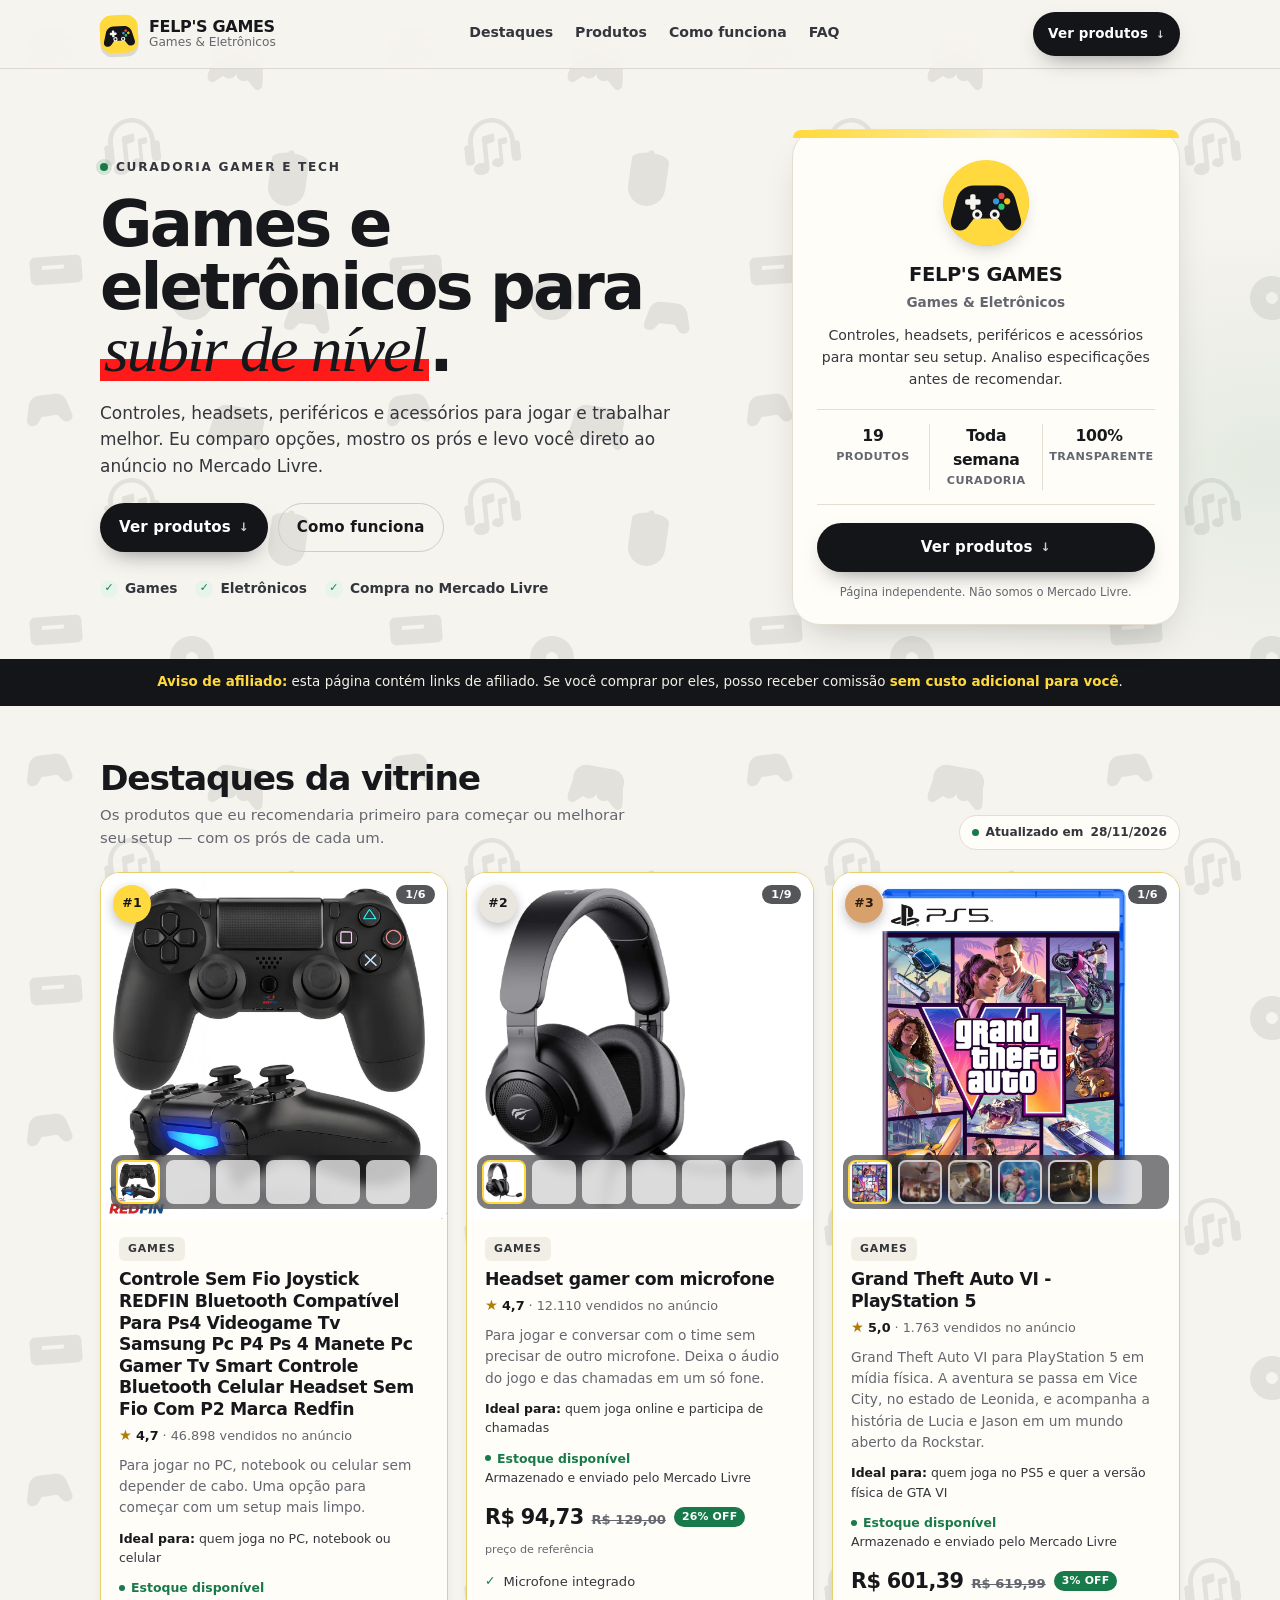
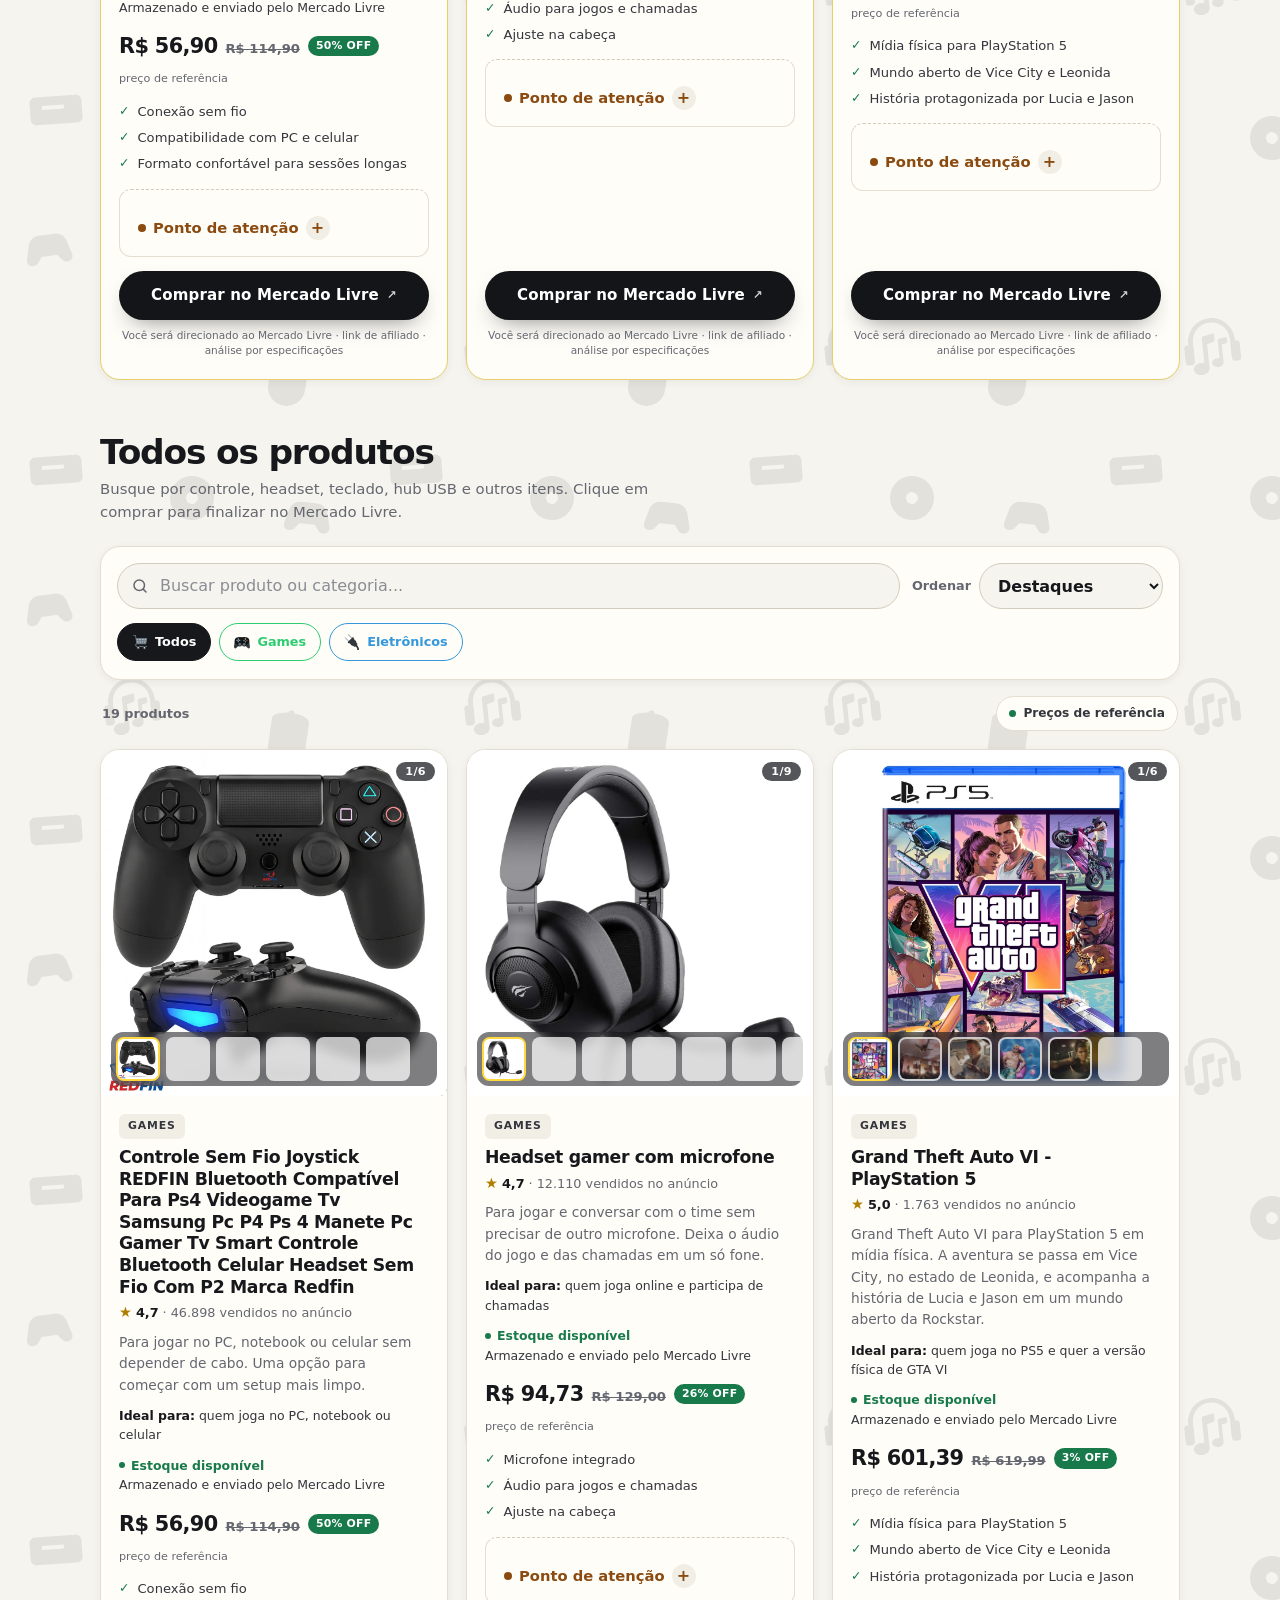
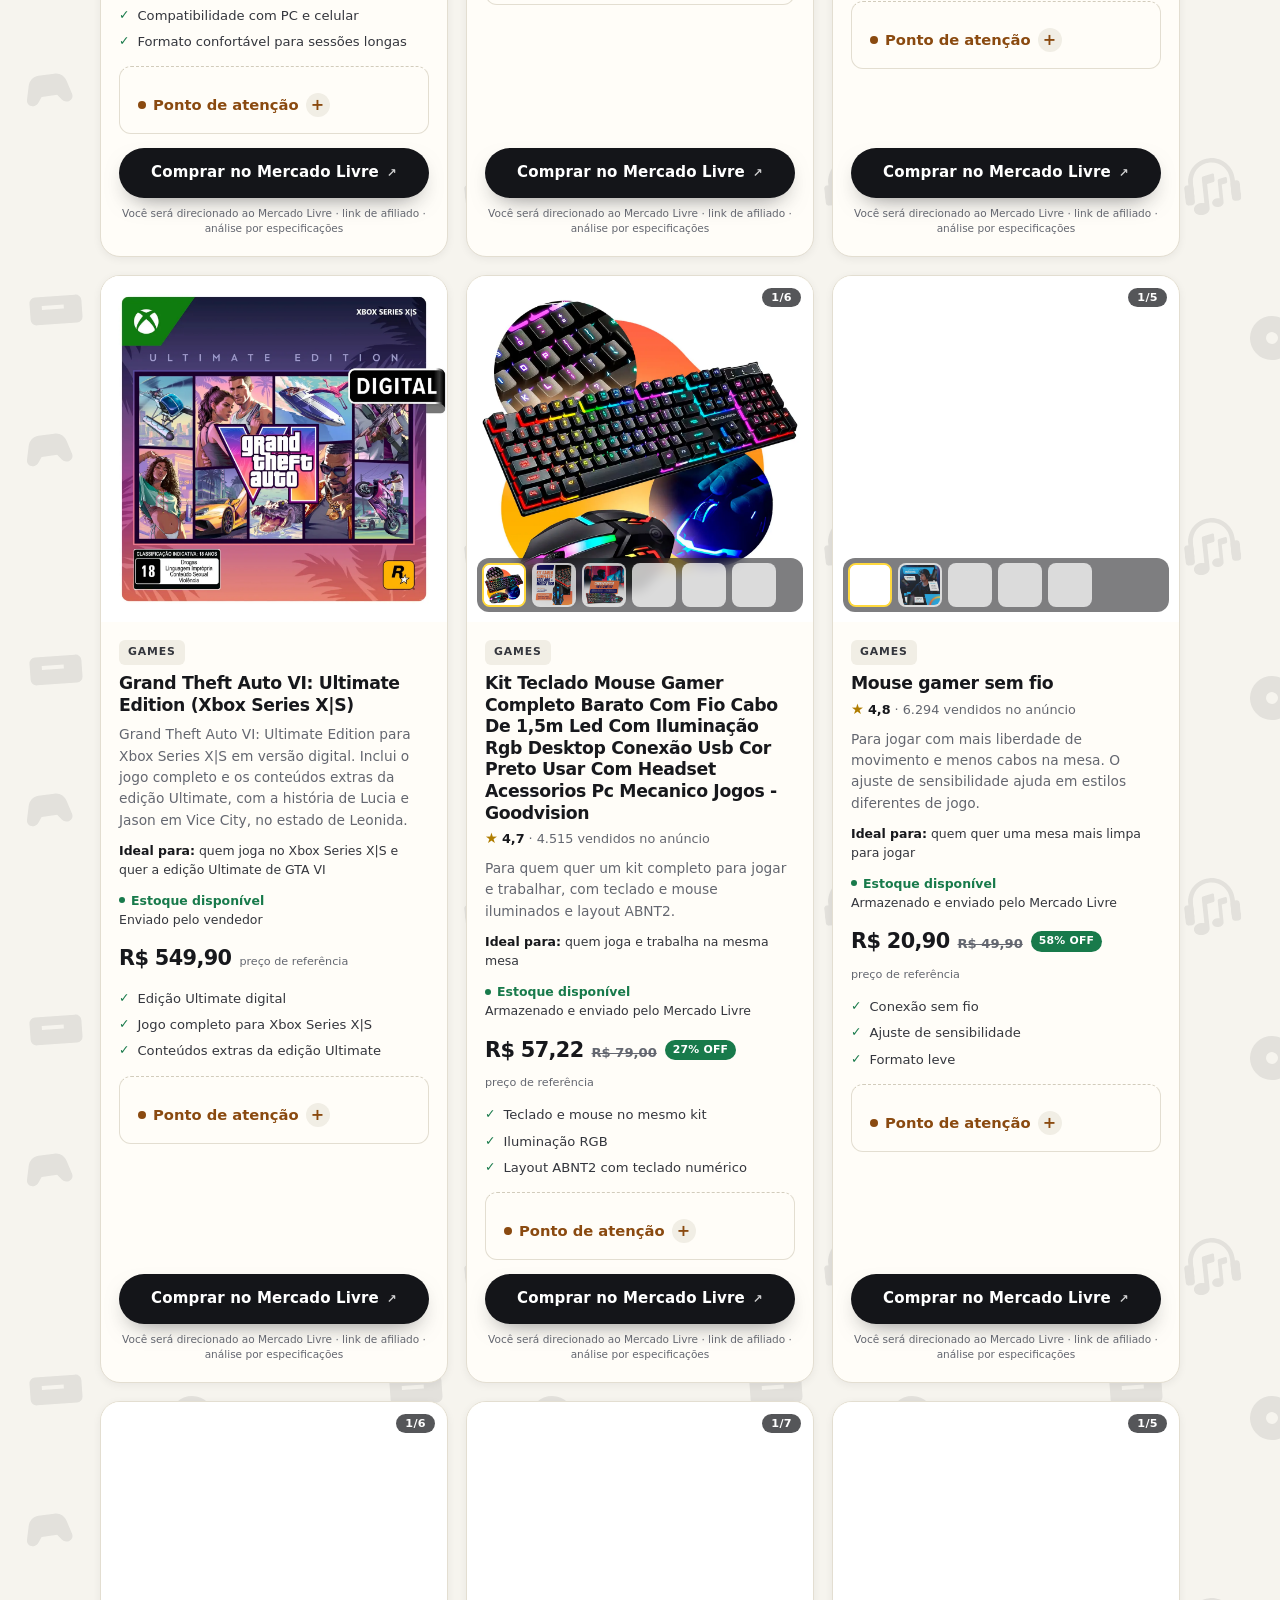
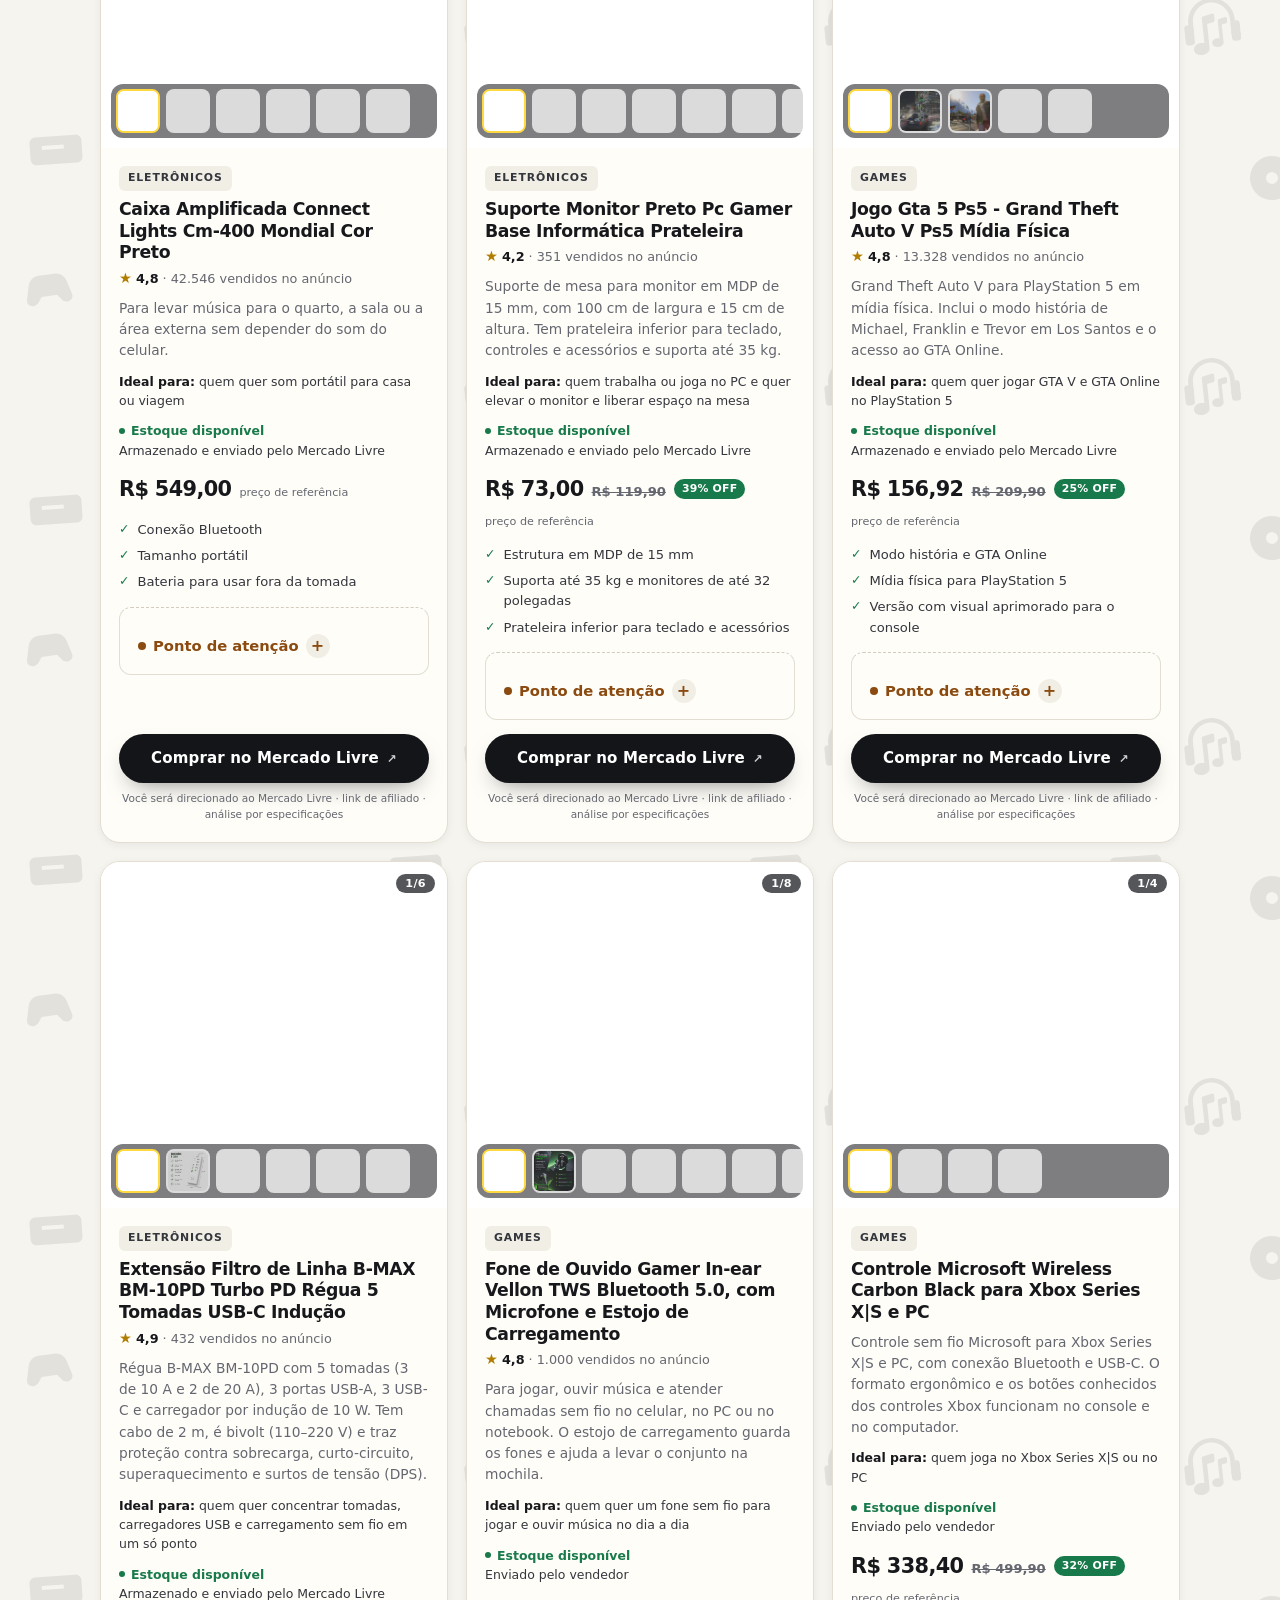
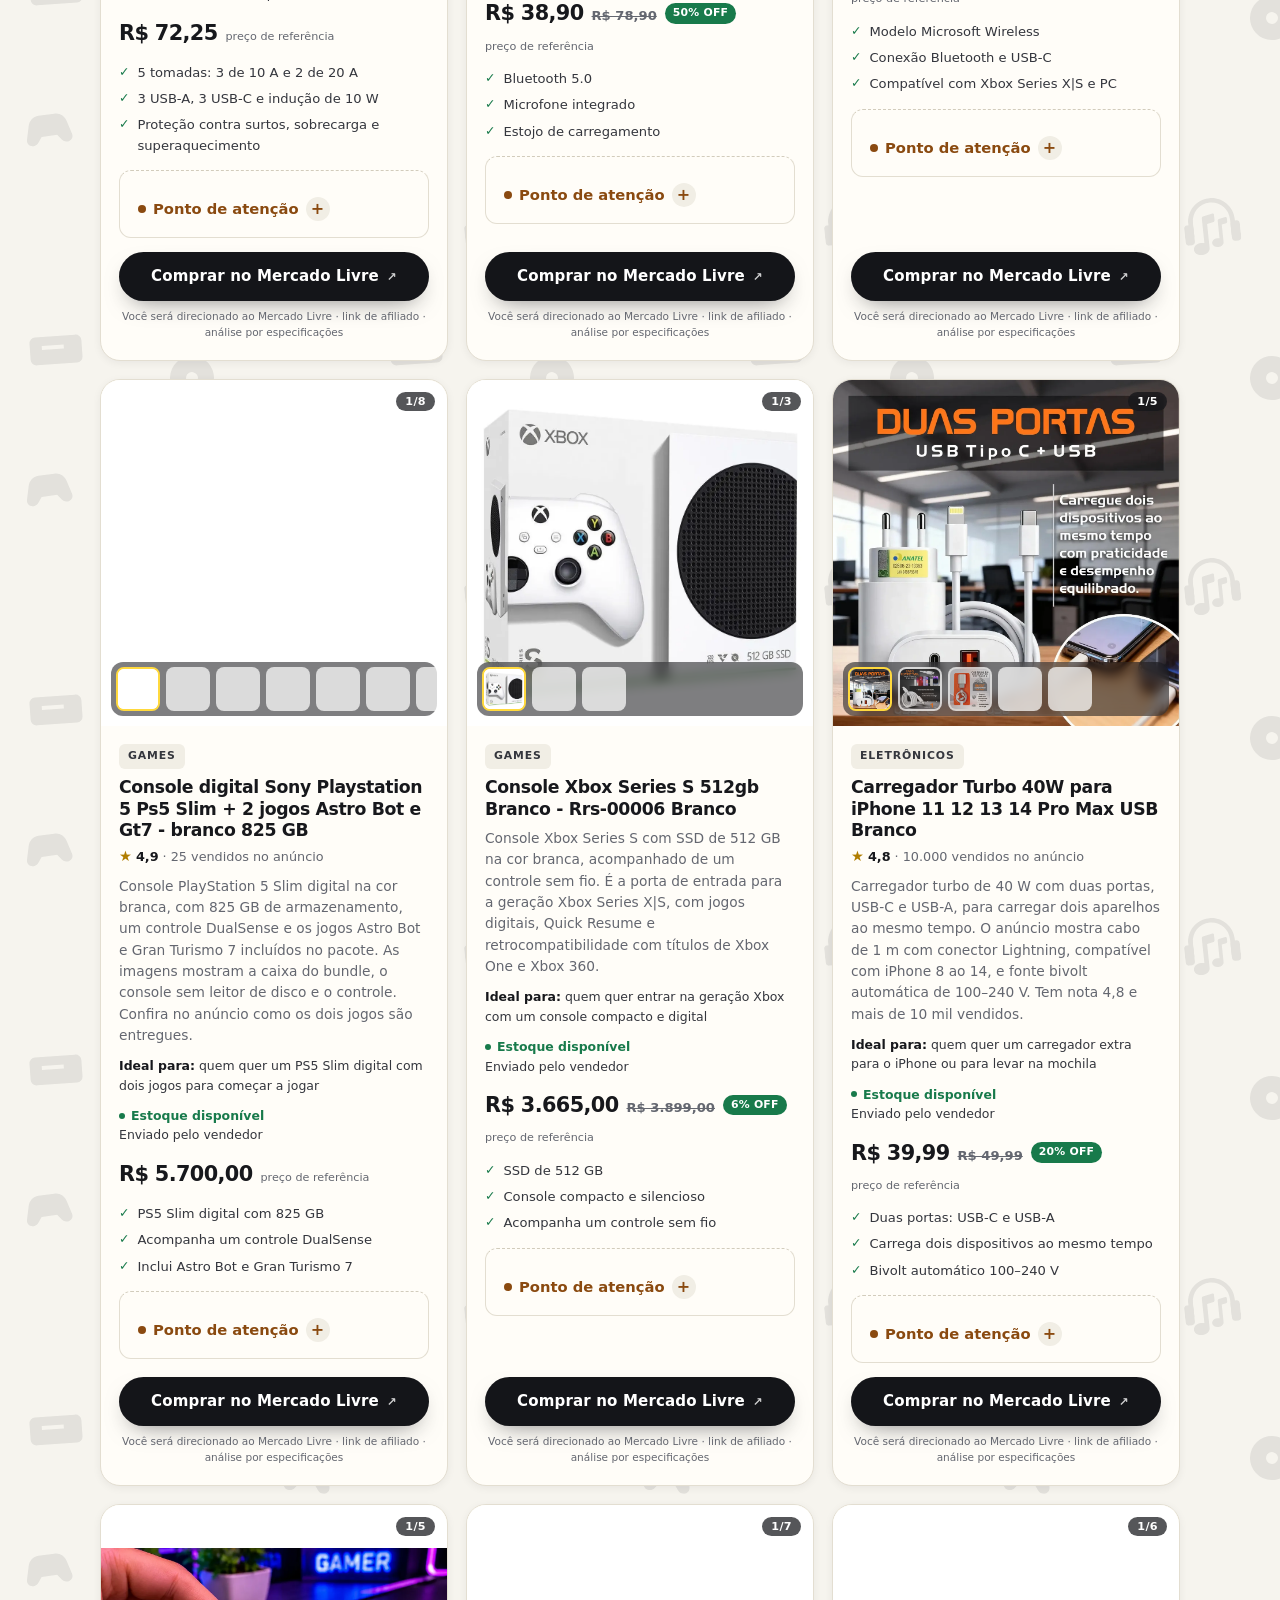
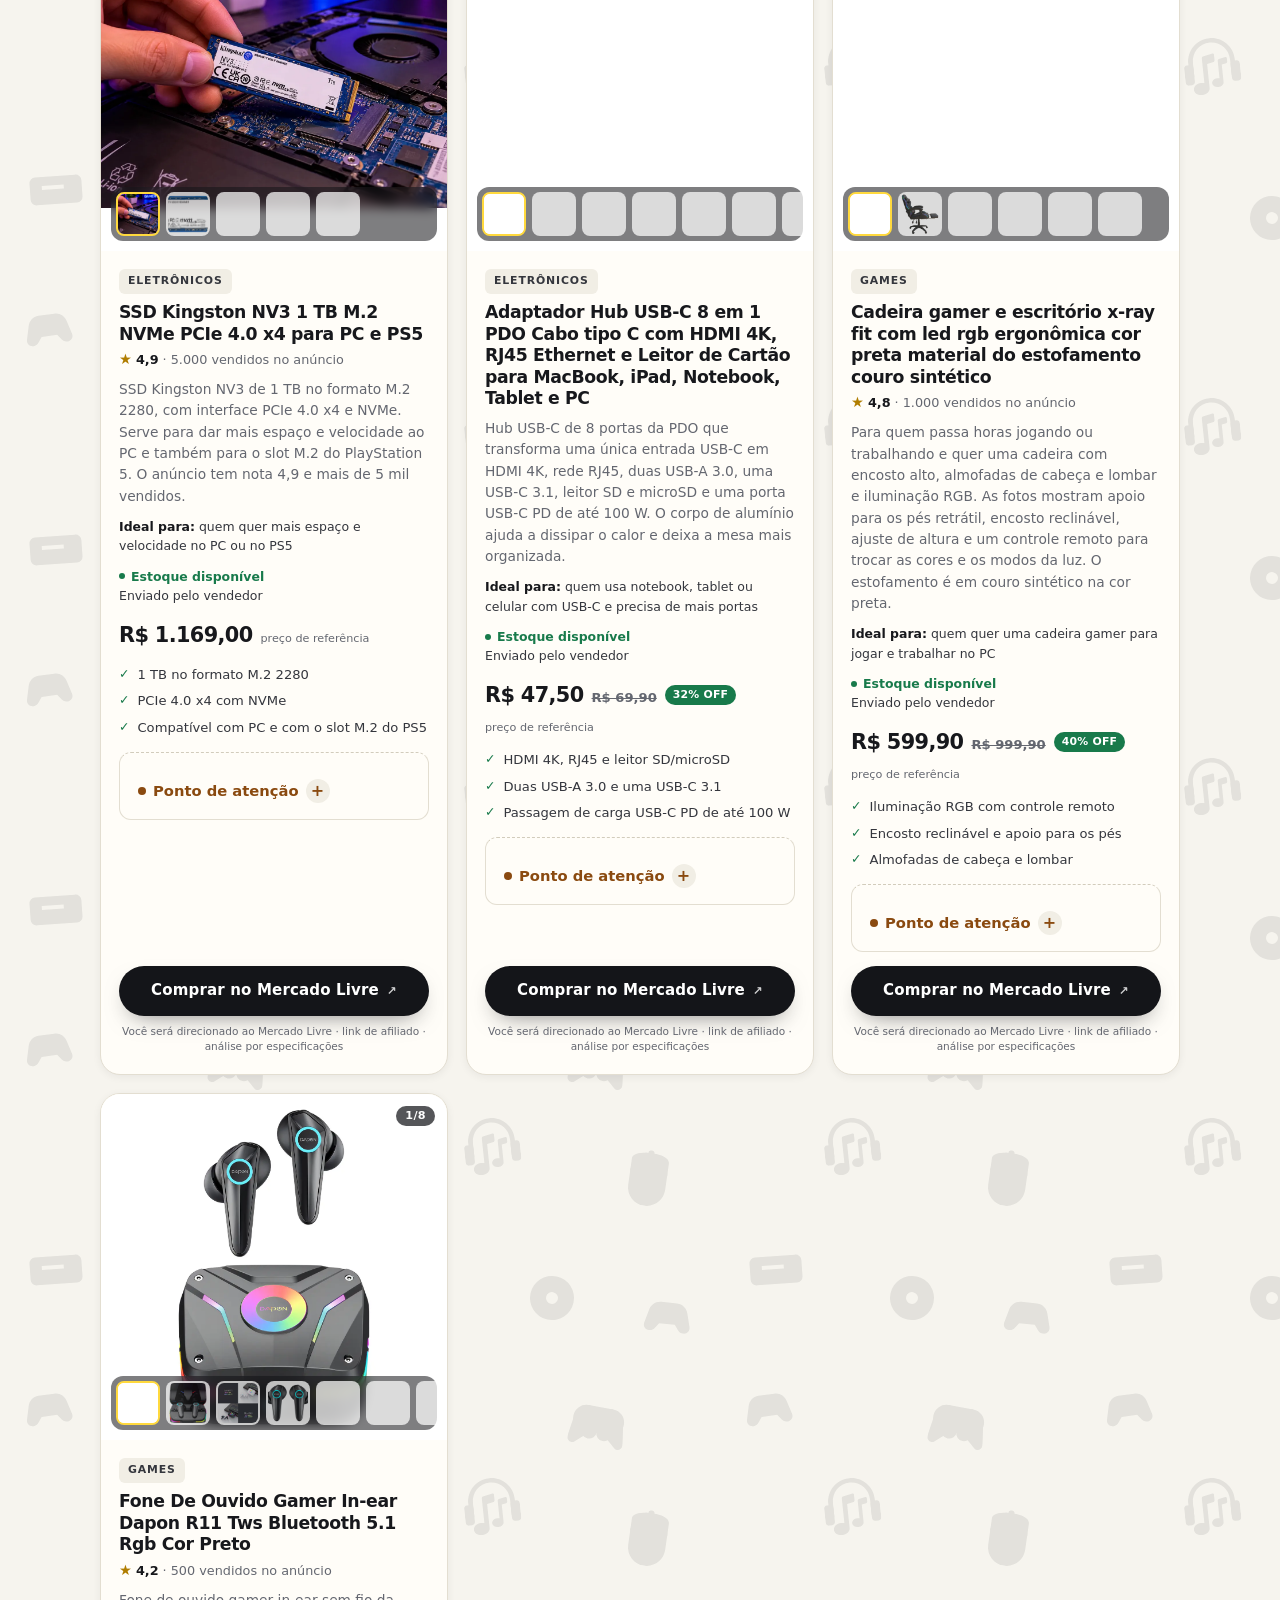
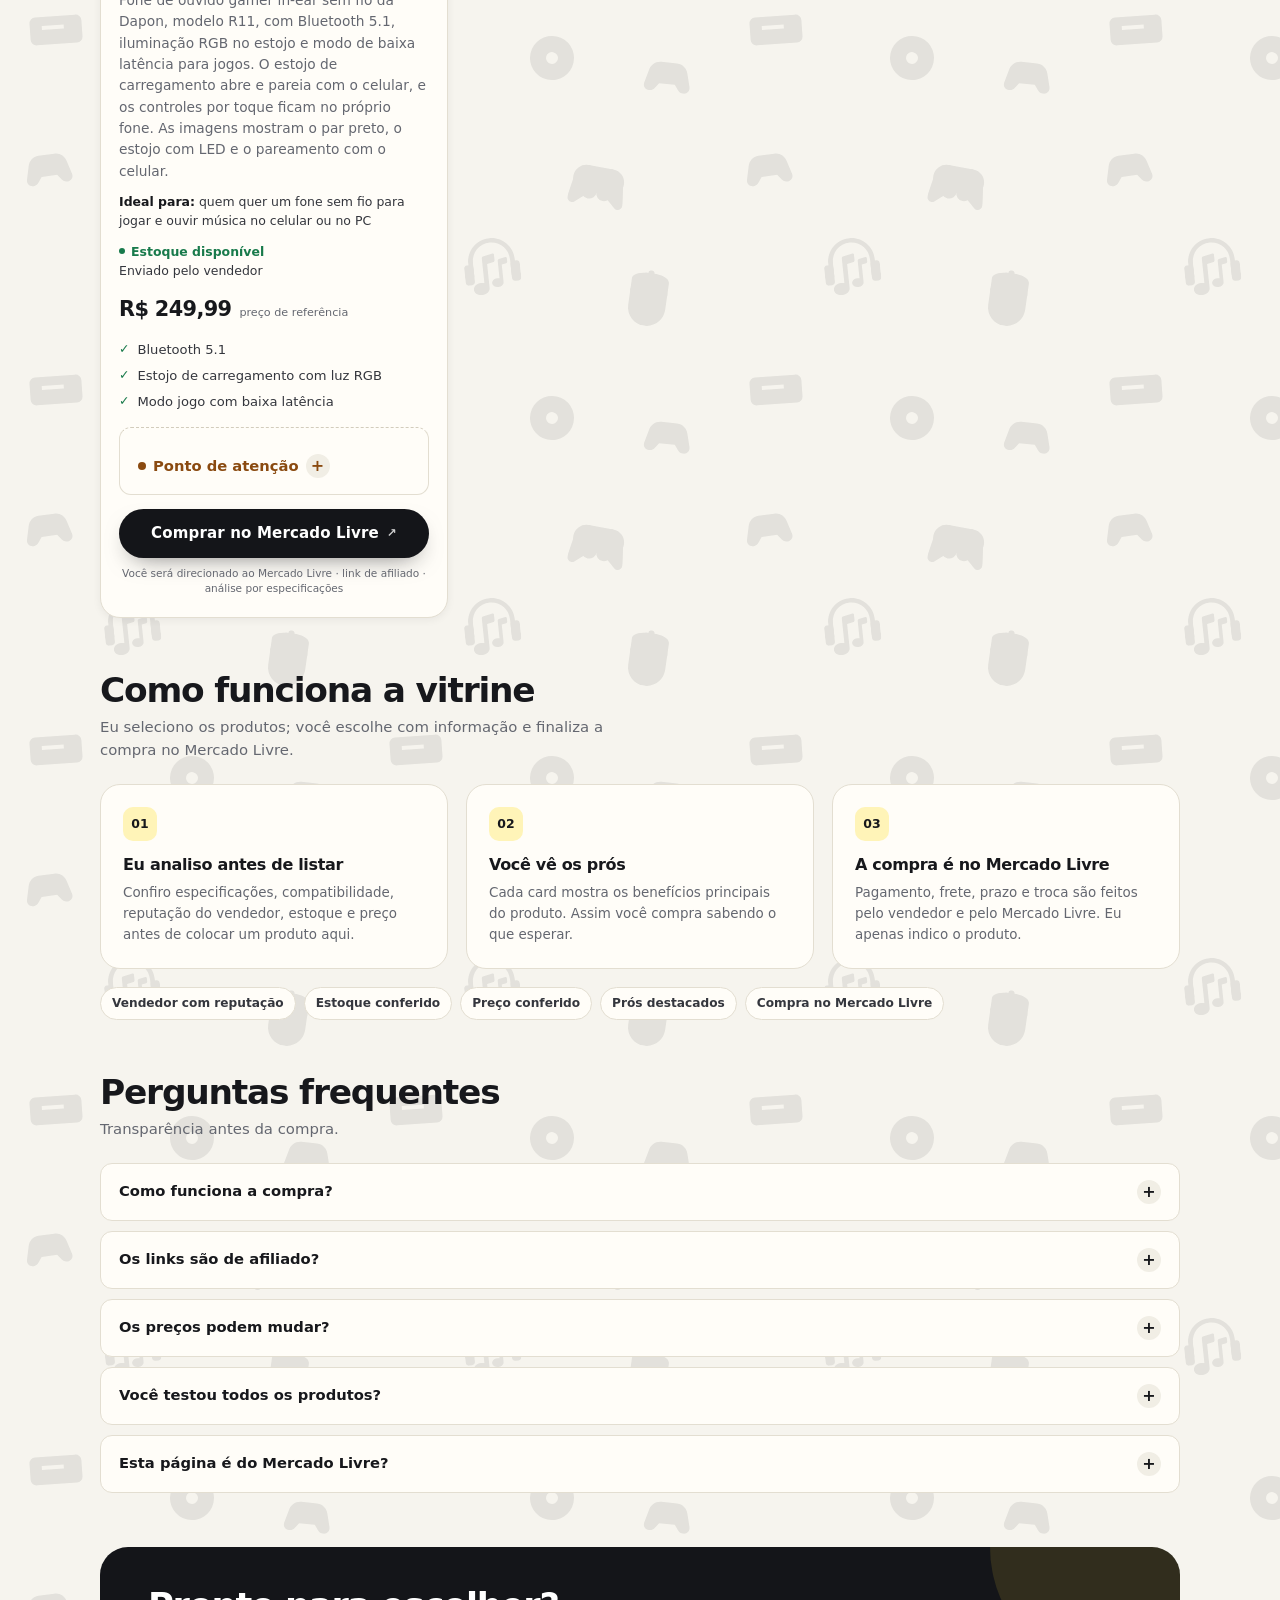
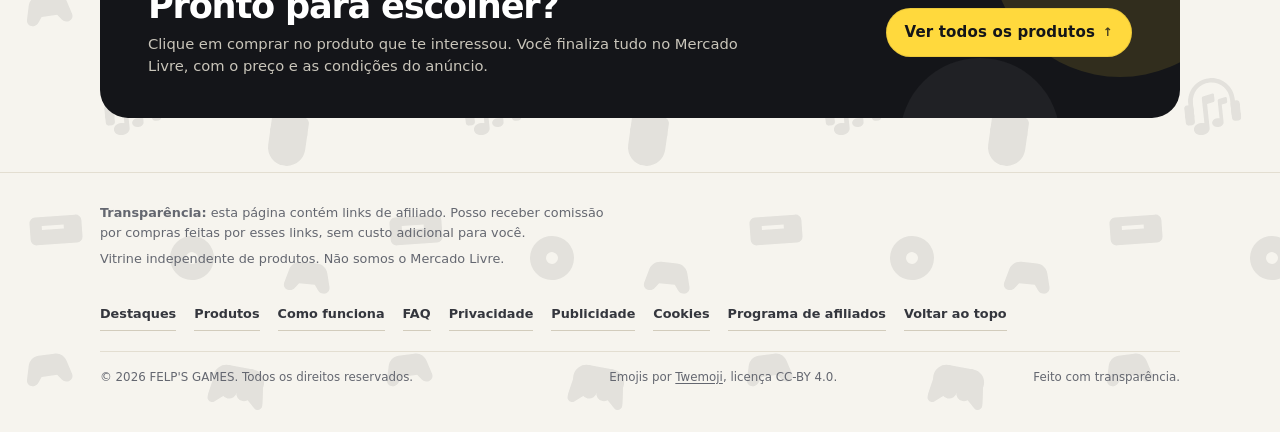
<file: index.html>
<!DOCTYPE html>
<html lang="pt-BR">
<head>
  <meta charset="UTF-8" />
  <meta name="viewport" content="width=device-width, initial-scale=1" />
  <title>FELP'S GAMES | Games e Eletrônicos</title>
  <meta name="description" content="Vitrine independente de games e eletrônicos: controles, headsets, teclados, hubs e acessórios. Prós e links de afiliado do Mercado Livre." />
  <link rel="canonical" href="https://felpsgames.com.br/" />
  <meta name="google-site-verification" content="eeQdjutNjJ3lwtu9_oy9br5bYPdL4W5iSDOdK4V8MIQ" />
  <meta name="google-adsense-account" content="ca-pub-5428095231521630" />
  <meta name="theme-color" content="#f6f4ee" />
  <meta name="color-scheme" content="light" />
  <meta name="referrer" content="strict-origin-when-cross-origin" />
  <link rel="icon" href="/favicon.ico" sizes="any" />
  <link rel="icon" type="image/svg+xml" href="assets/logo-controle.svg?v=e62508aea4" />
  <link rel="icon" type="image/png" sizes="192x192" href="assets/icone-192.png?v=e62508aea4" />
  <link rel="apple-touch-icon" href="assets/icone-180.png?v=e62508aea4" />
  <script>
    if (location.protocol === 'http:' || location.protocol === 'https:') {
      const linkManifest = document.createElement('link');
      linkManifest.rel = 'manifest';
      linkManifest.href = 'manifest.webmanifest';
      document.head.appendChild(linkManifest);
    }
  </script>
  <meta name="application-name" content="FELP'S GAMES" />
  <meta name="mobile-web-app-capable" content="yes" />
  <meta name="apple-mobile-web-app-capable" content="yes" />
  <meta name="apple-mobile-web-app-title" content="FELP'S GAMES" />
  <meta name="apple-mobile-web-app-status-bar-style" content="default" />
  <meta property="og:title" content="FELP'S GAMES | Games e Eletrônicos" />
  <meta property="og:description" content="Controles, headsets, periféricos e acessórios para montar seu setup. Prós e links de afiliado do Mercado Livre." />
  <meta property="og:type" content="website" />
  <meta property="og:site_name" content="FELP'S GAMES" />
  <meta property="og:url" content="https://felpsgames.com.br/" />
  <meta property="og:image" content="https://felpsgames.com.br/assets/og-image.png" />
  <meta property="og:image:width" content="1200" />
  <meta property="og:image:height" content="630" />
  <meta property="og:image:alt" content="FELP'S GAMES — games e eletrônicos com prós e links de afiliado do Mercado Livre." />
  <meta property="og:locale" content="pt_BR" />
  <meta name="twitter:card" content="summary_large_image" />
  <meta name="twitter:title" content="FELP'S GAMES | Games e Eletrônicos" />
  <meta name="twitter:description" content="Controles, headsets, periféricos e acessórios para montar seu setup. Prós e links de afiliado do Mercado Livre." />
  <meta name="twitter:image" content="https://felpsgames.com.br/assets/og-image.png" />
  <meta name="robots" content="index,follow,max-image-preview:large" />

  <script type="application/ld+json">
  {
    "@context": "https://schema.org",
    "@type": "WebSite",
    "name": "FELP'S GAMES",
    "alternateName": "Felp's Games",
    "url": "https://felpsgames.com.br/",
    "description": "Vitrine independente de games e eletrônicos com prós, preços e links de afiliado do Mercado Livre.",
    "inLanguage": "pt-BR",
    "publisher": {
      "@type": "Organization",
      "name": "FELP'S GAMES",
      "logo": {
        "@type": "ImageObject",
        "url": "https://felpsgames.com.br/assets/icone-512.png"
      }
    }
  }
  </script>

  <link rel="stylesheet" href="styles.css?v=60653b6a3b" />

  <!--
    ============================================================
    COMO EDITAR ESTA PÁGINA
    ============================================================
    1. Abra "app.js" e edite o objeto CONFIG:
       nome, iniciais, logo, subtitulo, bio, data e dadosConfirmados.
    2. Ainda no "app.js", edite a lista PRODUTOS:
       - troque COLE_SEU_LINK_AQUI pelo link de afiliado;
       - use "destaque": 1 a 9 para os destaques.
    3. Para as fotos: crie uma pasta com o nome do produto em
       "assets/produtos", coloque as imagens dentro e rode o
       "Publicar Site, faz backup, envia ao GitHub.bat" na raiz do projeto.
       Todas aparecem como galeria.
    4. Só mude dadosConfirmados para true depois de conferir
       links, preços, estoque e envio reais.
    5. Não remova o aviso de afiliado nem o rel="sponsored".
    6. Publique somente esta pasta no Netlify Drop, GitHub Pages
       ou Vercel. Cada botão leva o visitante ao Mercado Livre.
    ============================================================
  -->

  <script src="assets/produtos/manifest.js?v=2f0dcd84b9" defer></script>
  <script src="app.js?v=315d892030" defer></script>
  <script src="ads.js?v=f6e2549222" defer></script>
</head>

<body>
  <a class="skip-link" href="#recomendacoes">Pular para os produtos</a>

  <!-- ================= BARRA SUPERIOR ================= -->
  <header class="topbar">
    <div class="wrap topbar-inner">
      <a class="brand" href="#conteudo">
        <span class="brand-mark" id="brandMark" aria-hidden="true">
          <img src="assets/logo-controle.svg?v=e62508aea4" alt="" width="38" height="38" />
        </span>
        <span class="brand-text">
          <span class="brand-name" id="brandName">FELP'S GAMES</span>
          <span class="brand-handle" id="brandHandle">Games &amp; Eletrônicos</span>
        </span>
      </a>

      <nav class="nav" aria-label="Navegação principal">
        <a href="#top3">Destaques</a>
        <a href="#recomendacoes">Produtos</a>
        <a href="#como-funciona">Como funciona</a>
        <a href="#faq">FAQ</a>
      </nav>

      <div class="topbar-actions">
        <span class="visit-counter" id="visitCounter" hidden title="Total de visitas ao site, sem cookies">
          <span class="visit-counter-dot" aria-hidden="true"></span>
          <strong id="visitCount">—</strong> <span id="visitLabel">visitas</span>
        </span>
        <a class="btn btn--dark btn--sm" href="#recomendacoes">
          Ver produtos <small>↓</small>
        </a>
      </div>
    </div>
  </header>

  <main id="conteudo">
    <!-- ================= HERO ================= -->
    <section class="hero">
      <div class="wrap hero-grid">
        <div>
          <p class="eyebrow">Curadoria gamer e tech</p>
          <h1>Games e eletrônicos para <em>subir de nível</em>.</h1>
          <p class="hero-lead">
            Controles, headsets, periféricos e acessórios para jogar e trabalhar melhor.
            Eu comparo opções, mostro os prós e levo você direto ao anúncio no Mercado Livre.
          </p>

          <div class="hero-actions">
            <a class="btn btn--dark" href="#recomendacoes">Ver produtos <small>↓</small></a>
            <a class="btn btn--ghost" href="#como-funciona">Como funciona</a>
          </div>

          <ul class="hero-points">
            <li>Games</li>
            <li>Eletrônicos</li>
            <li>Compra no Mercado Livre</li>
          </ul>
        </div>

        <aside class="profile-card" aria-label="Sobre a vitrine">
          <div class="avatar" id="profileInitials" aria-hidden="true">
            <img src="assets/logo-controle.svg?v=e62508aea4" alt="" width="86" height="86" />
          </div>
          <h2 id="profileName">FELP'S GAMES</h2>
          <p class="profile-handle" id="profileHandle">Games &amp; Eletrônicos</p>
          <p class="profile-bio" id="profileBio">
            Controles, headsets, periféricos e acessórios para montar seu setup.
            Analiso especificações antes de recomendar.
          </p>

          <div class="profile-stats">
            <div>
              <strong id="profileProducts">19</strong>
              <span>produtos</span>
            </div>
            <div>
              <strong>Toda semana</strong>
              <span>curadoria</span>
            </div>
            <div>
              <strong>100%</strong>
              <span>transparente</span>
            </div>
          </div>

          <a class="btn btn--dark btn--block" href="#recomendacoes">
            Ver produtos <small>↓</small>
          </a>
          <p class="profile-note">Página independente. Não somos o Mercado Livre.</p>
        </aside>
      </div>

      <div class="wrap">
        <div class="edit-banner" id="editBanner" role="note"></div>
      </div>
    </section>

    <!-- ================= AVISO DE AFILIADO ================= -->
    <aside class="disclosure-strip" role="note">
      <div class="wrap">
        <span><strong>Aviso de afiliado:</strong> esta página contém links de afiliado.
        Se você comprar por eles, posso receber comissão <strong>sem custo adicional para você</strong>.</span>
      </div>
    </aside>

    <!-- ================= TOP 3 ================= -->
    <section class="section" id="top3" aria-labelledby="top3Title">
      <div class="wrap">
        <div class="section-head">
          <div>
            <h2 id="top3Title">Destaques da vitrine</h2>
            <p>Os produtos que eu recomendaria primeiro para começar ou melhorar seu setup — com os prós de cada um.</p>
          </div>
          <span class="pill-note">
            <span class="dot" aria-hidden="true"></span>
            Atualizado em <time id="updatedDate" datetime="2026-11-28">28/11/2026</time>
          </span>
        </div>

        <div class="podium" id="podiumGrid"></div>
      </div>
    </section>

    <!-- ================= PUBLICIDADE ================= -->
    <div class="wrap">
      <aside class="ad-slot" data-ad="topo" hidden aria-label="Publicidade">
        <span class="ad-slot-label">Publicidade</span>
        <ins class="adsbygoogle" style="display:block" data-ad-format="auto" data-full-width-responsive="true"></ins>
      </aside>
    </div>

    <!-- ================= TODOS OS PRODUTOS ================= -->
    <section class="section" id="recomendacoes" aria-labelledby="recTitle">
      <div class="wrap">
        <div class="section-head">
          <div>
            <h2 id="recTitle">Todos os produtos</h2>
            <p>Busque por controle, headset, teclado, hub USB e outros itens. Clique em comprar para finalizar no Mercado Livre.</p>
          </div>
        </div>

        <div class="toolbar">
          <div class="toolbar-row">
            <div class="search">
              <svg viewBox="0 0 24 24" fill="none" stroke="currentColor" stroke-width="2" stroke-linecap="round" aria-hidden="true">
                <circle cx="11" cy="11" r="7"></circle>
                <path d="m20 20-3.5-3.5"></path>
              </svg>
              <label for="search" class="sr-only">Buscar produto</label>
              <input id="search" type="search" placeholder="Buscar produto ou categoria..." autocomplete="off" />
            </div>

            <label class="sort" for="sort">
              Ordenar
              <select id="sort">
                <option value="destaques">Destaques</option>
                <option value="menor-preco">Menor preço</option>
              </select>
            </label>
          </div>

          <div class="chips" id="chips" role="group" aria-label="Filtrar por categoria"></div>
        </div>

        <div class="results-info">
          <span id="resultsCount" aria-live="polite">19 produtos</span>
          <span class="pill-note"><span class="dot" aria-hidden="true"></span> Preços de referência</span>
        </div>

        <div class="grid" id="productGrid"></div>

        <div class="empty" id="emptyState" role="status">
          <strong>Nenhum produto encontrado</strong>
          <p>Tente outro termo ou remova os filtros.</p>
          <button class="btn btn--ghost" type="button" id="resetFilters">Limpar filtros</button>
        </div>
      </div>
    </section>

    <!-- ================= PUBLICIDADE ================= -->
    <div class="wrap">
      <aside class="ad-slot" data-ad="fim" hidden aria-label="Publicidade">
        <span class="ad-slot-label">Publicidade</span>
        <ins class="adsbygoogle" style="display:block" data-ad-format="auto" data-full-width-responsive="true"></ins>
      </aside>
    </div>

    <!-- ================= COMO FUNCIONA ================= -->
    <section class="section" id="como-funciona" aria-labelledby="comoTitle">
      <div class="wrap">
        <div class="section-head">
          <div>
            <h2 id="comoTitle">Como funciona a vitrine</h2>
            <p>Eu seleciono os produtos; você escolhe com informação e finaliza a compra no Mercado Livre.</p>
          </div>
        </div>

        <div class="trust-grid">
          <article class="trust-card">
            <span class="trust-num" aria-hidden="true">01</span>
            <h3>Eu analiso antes de listar</h3>
            <p>Confiro especificações, compatibilidade, reputação do vendedor, estoque e preço antes de colocar um produto aqui.</p>
          </article>

          <article class="trust-card">
            <span class="trust-num" aria-hidden="true">02</span>
            <h3>Você vê os prós</h3>
            <p>Cada card mostra os benefícios principais do produto. Assim você compra sabendo o que esperar.</p>
          </article>

          <article class="trust-card">
            <span class="trust-num" aria-hidden="true">03</span>
            <h3>A compra é no Mercado Livre</h3>
            <p>Pagamento, frete, prazo e troca são feitos pelo vendedor e pelo Mercado Livre. Eu apenas indico o produto.</p>
          </article>
        </div>

        <div class="criteria" role="group" aria-label="Critérios de escolha">
          <span>Vendedor com reputação</span>
          <span>Estoque conferido</span>
          <span>Preço conferido</span>
          <span>Prós destacados</span>
          <span>Compra no Mercado Livre</span>
        </div>
      </div>
    </section>

    <!-- ================= FAQ ================= -->
    <section class="section" id="faq" aria-labelledby="faqTitle">
      <div class="wrap">
        <div class="section-head">
          <div>
            <h2 id="faqTitle">Perguntas frequentes</h2>
            <p>Transparência antes da compra.</p>
          </div>
        </div>

        <div class="faq">
          <details>
            <summary>Como funciona a compra?</summary>
            <p>Escolha um produto e clique em “Comprar no Mercado Livre”. Você será levado ao anúncio, onde confere o preço atual e finaliza a compra. Pagamento, frete, prazo e troca são feitos pelo Mercado Livre e pelo vendedor.</p>
          </details>

          <details>
            <summary>Os links são de afiliado?</summary>
            <p>Sim. Quando você compra por um link desta página, posso receber uma comissão do Mercado Livre. O preço para você não muda.</p>
          </details>

          <details>
            <summary>Os preços podem mudar?</summary>
            <p>Sim. O Mercado Livre altera preços e promoções com frequência. O valor mostrado aqui é uma referência; confira sempre o valor atual no anúncio.</p>
          </details>

          <details>
            <summary>Você testou todos os produtos?</summary>
            <p>Não. Quando não testei, deixo claro que a análise é baseada em especificações e no anúncio. Nunca invento uma experiência que não tive.</p>
          </details>

          <details>
            <summary>Esta página é do Mercado Livre?</summary>
            <p>Não. Esta é uma vitrine independente. O Mercado Livre é o site onde os produtos são vendidos e a compra é finalizada por lá.</p>
          </details>
        </div>
      </div>
    </section>

    <!-- ================= PUBLICIDADE ================= -->
    <div class="wrap">
      <aside class="ad-slot" data-ad="rodape" hidden aria-label="Publicidade">
        <span class="ad-slot-label">Publicidade</span>
        <ins class="adsbygoogle" style="display:block" data-ad-format="auto" data-full-width-responsive="true"></ins>
      </aside>
    </div>

    <!-- ================= CTA ================= -->
    <section class="wrap" aria-labelledby="ctaTitle">
      <div class="cta-band">
        <div class="cta-copy">
          <h2 id="ctaTitle">Pronto para escolher?</h2>
          <p>Clique em comprar no produto que te interessou. Você finaliza tudo no Mercado Livre, com o preço e as condições do anúncio.</p>
        </div>
        <a class="btn btn--yellow" href="#recomendacoes">
          Ver todos os produtos <small>↑</small>
        </a>
      </div>
    </section>
  </main>

  <!-- ================= RODAPÉ ================= -->
  <footer>
    <div class="wrap">
      <div class="footer-grid">
        <div>
          <p><strong>Transparência:</strong> esta página contém links de afiliado. Posso receber comissão por compras feitas por esses links, sem custo adicional para você.</p>
          <p>Vitrine independente de produtos. Não somos o Mercado Livre.</p>
        </div>
        <div class="footer-links">
          <a href="#top3">Destaques</a>
          <a href="#recomendacoes">Produtos</a>
          <a href="#como-funciona">Como funciona</a>
          <a href="#faq">FAQ</a>
          <a href="privacidade.html">Privacidade</a>
          <a href="privacidade.html#anuncios">Publicidade</a>
          <button type="button" class="linklike" data-cookie-prefs>Cookies</button>
          <a href="https://www.mercadolivre.com.br/ajuda/30228" target="_blank" rel="noopener noreferrer">Programa de afiliados</a>
          <a href="#conteudo">Voltar ao topo</a>
        </div>
      </div>

      <div class="footer-bottom">
        <span>© <span id="year">2026</span> <span id="footerName">FELP'S GAMES</span>. Todos os direitos reservados.</span>
        <span>Emojis por <a href="https://github.com/jdecked/twemoji" target="_blank" rel="noopener noreferrer">Twemoji</a>, licença CC-BY 4.0.</span>
        <span>Feito com transparência.</span>
      </div>
    </div>
  </footer>

  <noscript>
    <div class="wrap" style="padding-bottom:24px;">
      <p class="edit-banner is-visible">Ative o JavaScript para ver a vitrine e usar a busca.</p>
    </div>
  </noscript>
</body>
</html>
</file>
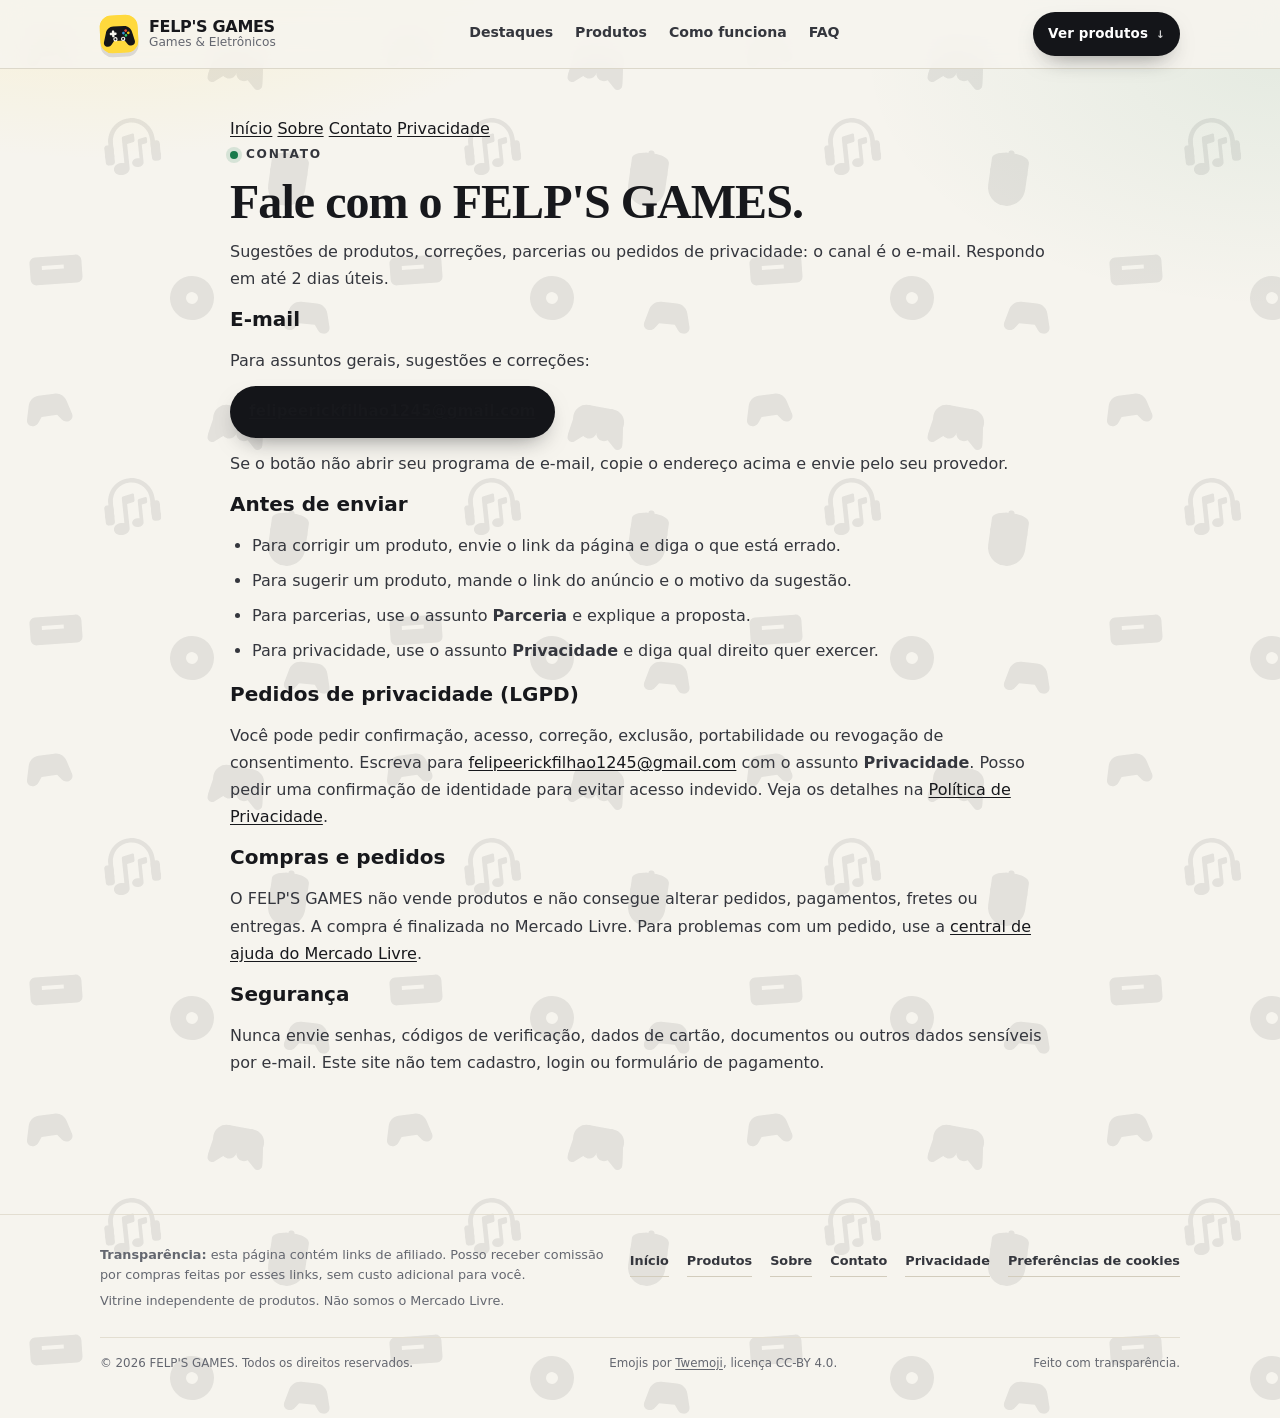
<file: contato.html>
<!DOCTYPE html>
<html lang="pt-BR">
<head>
  <meta charset="UTF-8" />
  <meta name="viewport" content="width=device-width, initial-scale=1" />
  <title>Contato | FELP'S GAMES</title>
  <meta name="description" content="Fale com o FELP'S GAMES: sugestões de produtos, correções, parcerias e pedidos de privacidade. Contato por e-mail." />
  <link rel="canonical" href="https://felpsgames.com.br/contato.html" />
  <meta name="google-site-verification" content="eeQdjutNjJ3lwtu9_oy9br5bYPdL4W5iSDOdK4V8MIQ" />
  <meta name="theme-color" content="#f6f4ee" />
  <meta name="color-scheme" content="light" />
  <meta name="referrer" content="strict-origin-when-cross-origin" />
  <link rel="icon" href="/favicon.ico" sizes="any" />
  <link rel="icon" type="image/svg+xml" href="assets/logo-controle.svg?v=e62508aea4" />
  <link rel="icon" type="image/png" sizes="192x192" href="assets/icone-192.png?v=e62508aea4" />
  <link rel="apple-touch-icon" href="assets/icone-180.png?v=e62508aea4" />
  <meta property="og:title" content="Contato | FELP'S GAMES" />
  <meta property="og:description" content="Sugestões de produtos, correções, parcerias e pedidos de privacidade. Fale com o FELP'S GAMES por e-mail." />
  <meta property="og:type" content="website" />
  <meta property="og:site_name" content="FELP'S GAMES" />
  <meta property="og:url" content="https://felpsgames.com.br/contato.html" />
  <meta property="og:image" content="https://felpsgames.com.br/assets/og-image.png" />
  <meta property="og:image:alt" content="FELP'S GAMES — contato." />
  <meta property="og:locale" content="pt_BR" />
  <meta name="twitter:card" content="summary_large_image" />
  <meta name="twitter:title" content="Contato | FELP'S GAMES" />
  <meta name="twitter:description" content="Sugestões de produtos, correções, parcerias e pedidos de privacidade. Fale com o FELP'S GAMES por e-mail." />
  <meta name="twitter:image" content="https://felpsgames.com.br/assets/og-image.png" />
  <meta name="robots" content="index,follow,max-image-preview:large" />

  <script type="application/ld+json">
  {
    "@context": "https://schema.org",
    "@type": "ContactPage",
    "name": "Contato | FELP'S GAMES",
    "url": "https://felpsgames.com.br/contato.html",
    "description": "Canal de contato do FELP'S GAMES para sugestões, correções, parcerias e pedidos de privacidade.",
    "inLanguage": "pt-BR",
    "isPartOf": {
      "@type": "WebSite",
      "name": "FELP'S GAMES",
      "url": "https://felpsgames.com.br/"
    }
  }
  </script>

  <link rel="stylesheet" href="styles.css?v=60653b6a3b" />
  <script src="ads.js?v=f6e2549222" defer></script>
</head>

<body data-ads="off">
  <a class="skip-link" href="#conteudo">Pular para o conteúdo</a>

  <header class="topbar">
    <div class="wrap topbar-inner">
      <a class="brand" href="index.html">
        <span class="brand-mark" aria-hidden="true">
          <img src="assets/logo-controle.svg?v=e62508aea4" alt="" width="38" height="38" />
        </span>
        <span class="brand-text">
          <span class="brand-name">FELP'S GAMES</span>
          <span class="brand-handle">Games &amp; Eletrônicos</span>
        </span>
      </a>

      <nav class="nav" aria-label="Navegação principal">
        <a href="index.html#top3">Destaques</a>
        <a href="index.html#recomendacoes">Produtos</a>
        <a href="index.html#como-funciona">Como funciona</a>
        <a href="index.html#faq">FAQ</a>
      </nav>

      <div class="topbar-actions">
        <a class="btn btn--dark btn--sm" href="index.html#recomendacoes">
          Ver produtos <small>↓</small>
        </a>
      </div>
    </div>
  </header>

  <main id="conteudo" class="legal-page">
    <div class="wrap">
      <nav class="legal-nav" aria-label="Páginas institucionais">
        <a href="index.html">Início</a>
        <a href="sobre.html">Sobre</a>
        <a href="contato.html" aria-current="page">Contato</a>
        <a href="privacidade.html">Privacidade</a>
      </nav>

      <header class="legal-hero">
        <p class="eyebrow">Contato</p>
        <h1>Fale com o FELP'S GAMES.</h1>
        <p>
          Sugestões de produtos, correções, parcerias ou pedidos de privacidade:
          o canal é o e-mail. Respondo em até 2 dias úteis.
        </p>
      </header>

      <article class="legal-content">
        <div class="legal-card">
          <h2>E-mail</h2>
          <p>Para assuntos gerais, sugestões e correções:</p>
          <p>
            <a class="btn btn--dark" data-email-contato href="mailto:felipeerickfilhao1245@gmail.com">felipeerickfilhao1245@gmail.com</a>
          </p>
          <p class="legal-note">
            Se o botão não abrir seu programa de e-mail, copie o endereço acima e
            envie pelo seu provedor.
          </p>
        </div>

        <h2>Antes de enviar</h2>
        <ul>
          <li>Para corrigir um produto, envie o link da página e diga o que está errado.</li>
          <li>Para sugerir um produto, mande o link do anúncio e o motivo da sugestão.</li>
          <li>Para parcerias, use o assunto <strong>Parceria</strong> e explique a proposta.</li>
          <li>Para privacidade, use o assunto <strong>Privacidade</strong> e diga qual direito quer exercer.</li>
        </ul>

        <h2>Pedidos de privacidade (LGPD)</h2>
        <p>
          Você pode pedir confirmação, acesso, correção, exclusão, portabilidade ou
          revogação de consentimento. Escreva para
          <a data-email-contato href="mailto:felipeerickfilhao1245@gmail.com">felipeerickfilhao1245@gmail.com</a>
          com o assunto <strong>Privacidade</strong>. Posso pedir uma confirmação de
          identidade para evitar acesso indevido. Veja os detalhes na
          <a href="privacidade.html">Política de Privacidade</a>.
        </p>

        <h2>Compras e pedidos</h2>
        <p>
          O FELP'S GAMES não vende produtos e não consegue alterar pedidos, pagamentos,
          fretes ou entregas. A compra é finalizada no Mercado Livre. Para problemas
          com um pedido, use a
          <a href="https://www.mercadolivre.com.br/ajuda" target="_blank" rel="noopener noreferrer">central de ajuda do Mercado Livre</a>.
        </p>

        <h2>Segurança</h2>
        <p>
          Nunca envie senhas, códigos de verificação, dados de cartão, documentos ou
          outros dados sensíveis por e-mail. Este site não tem cadastro, login ou
          formulário de pagamento.
        </p>
      </article>
    </div>
  </main>

  <footer>
    <div class="wrap">
      <div class="footer-grid">
        <div>
          <p><strong>Transparência:</strong> esta página contém links de afiliado. Posso receber comissão por compras feitas por esses links, sem custo adicional para você.</p>
          <p>Vitrine independente de produtos. Não somos o Mercado Livre.</p>
        </div>
        <div class="footer-links">
          <a href="index.html">Início</a>
          <a href="index.html#recomendacoes">Produtos</a>
          <a href="sobre.html">Sobre</a>
          <a href="contato.html">Contato</a>
          <a href="privacidade.html">Privacidade</a>
          <button type="button" class="linklike" data-cookie-prefs>Preferências de cookies</button>
        </div>
      </div>

      <div class="footer-bottom">
        <span>© <span id="year">2026</span> FELP'S GAMES. Todos os direitos reservados.</span>
        <span>Emojis por <a href="https://github.com/jdecked/twemoji" target="_blank" rel="noopener noreferrer">Twemoji</a>, licença CC-BY 4.0.</span>
        <span>Feito com transparência.</span>
      </div>
    </div>
  </footer>
</body>
</html>
</file>
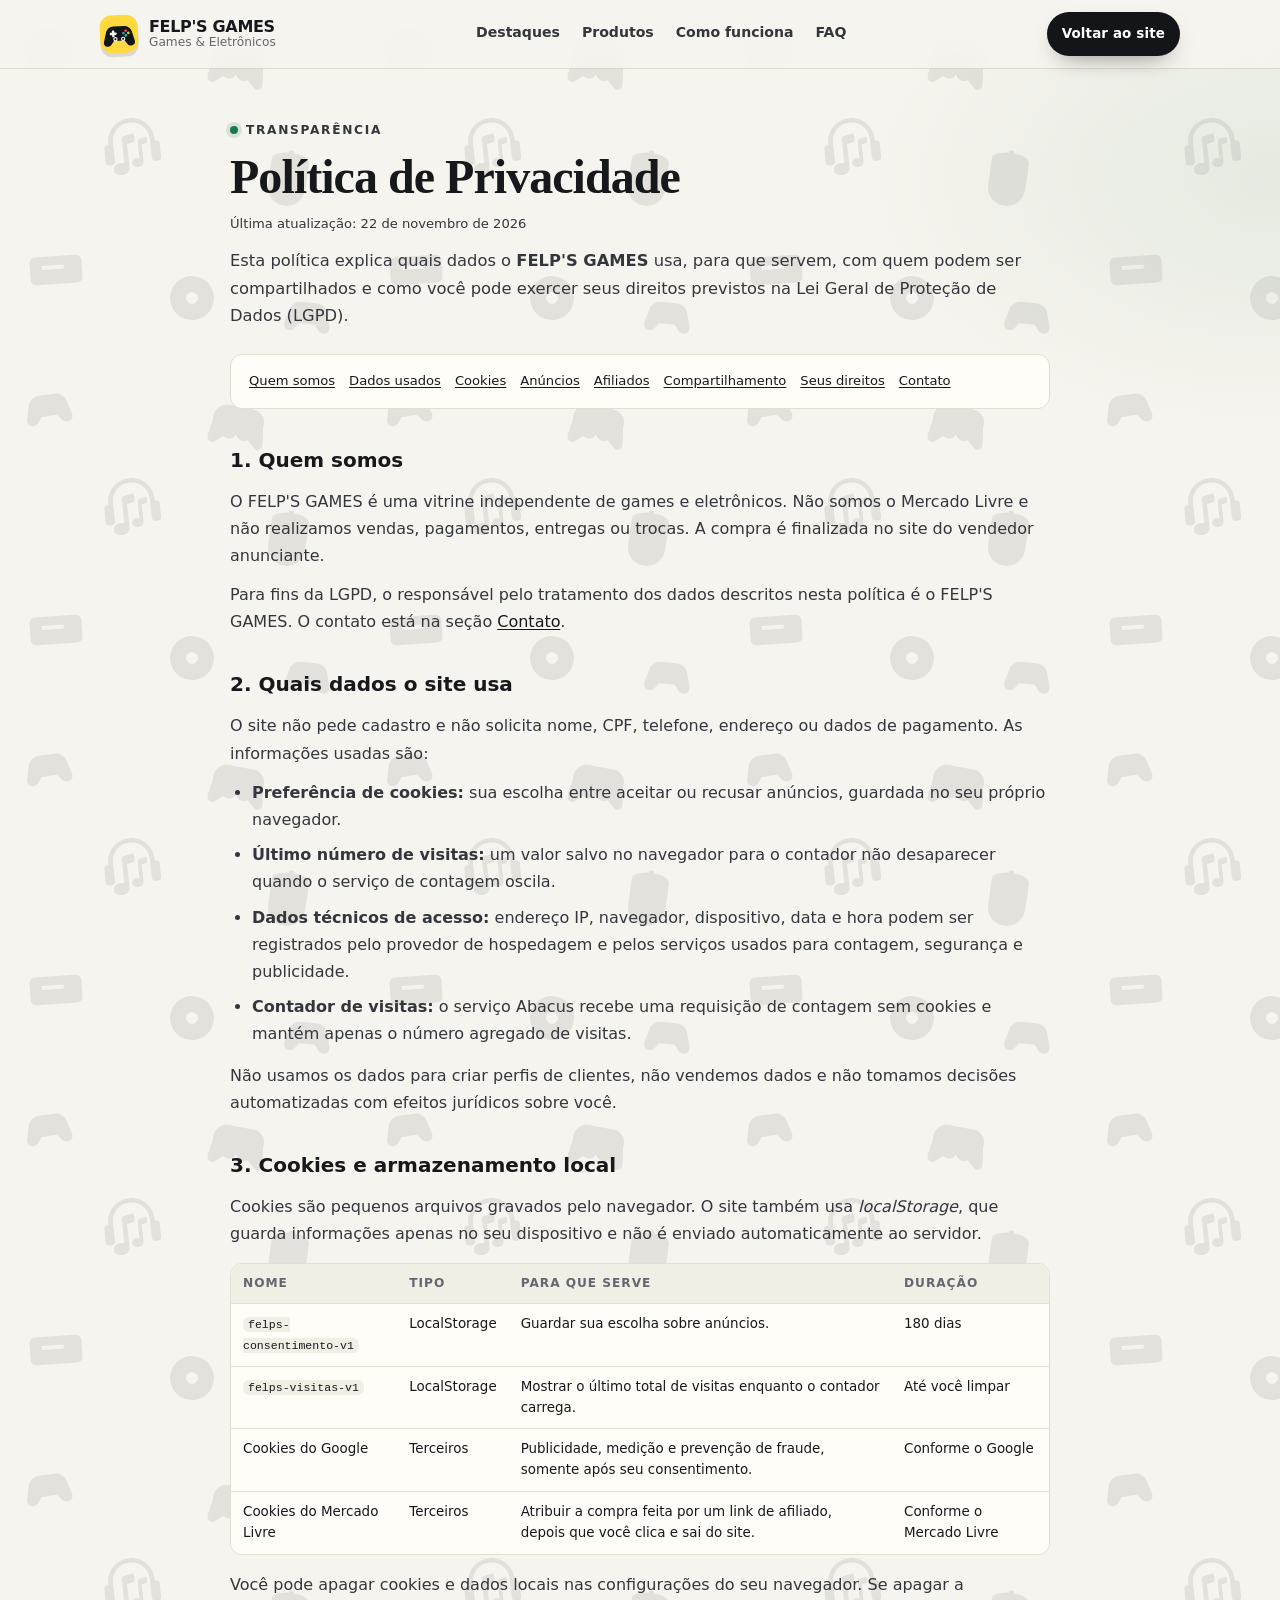
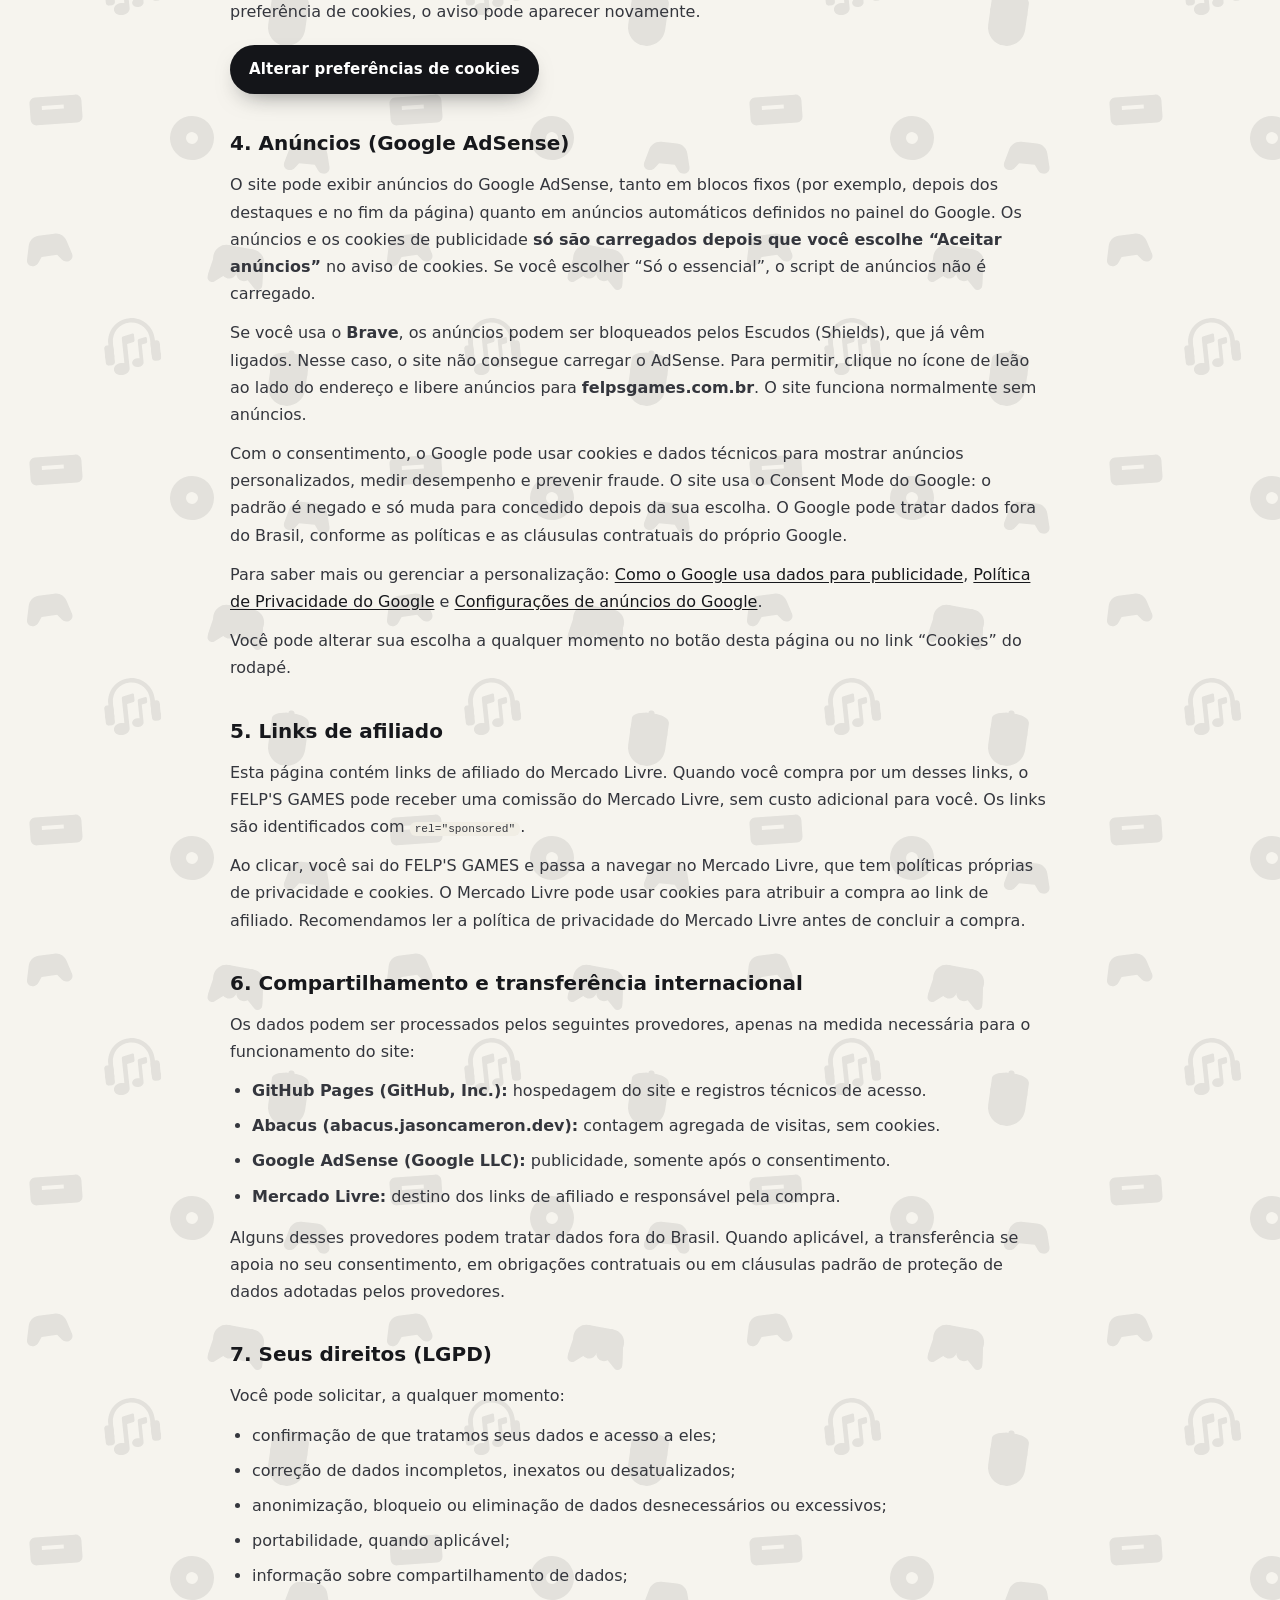
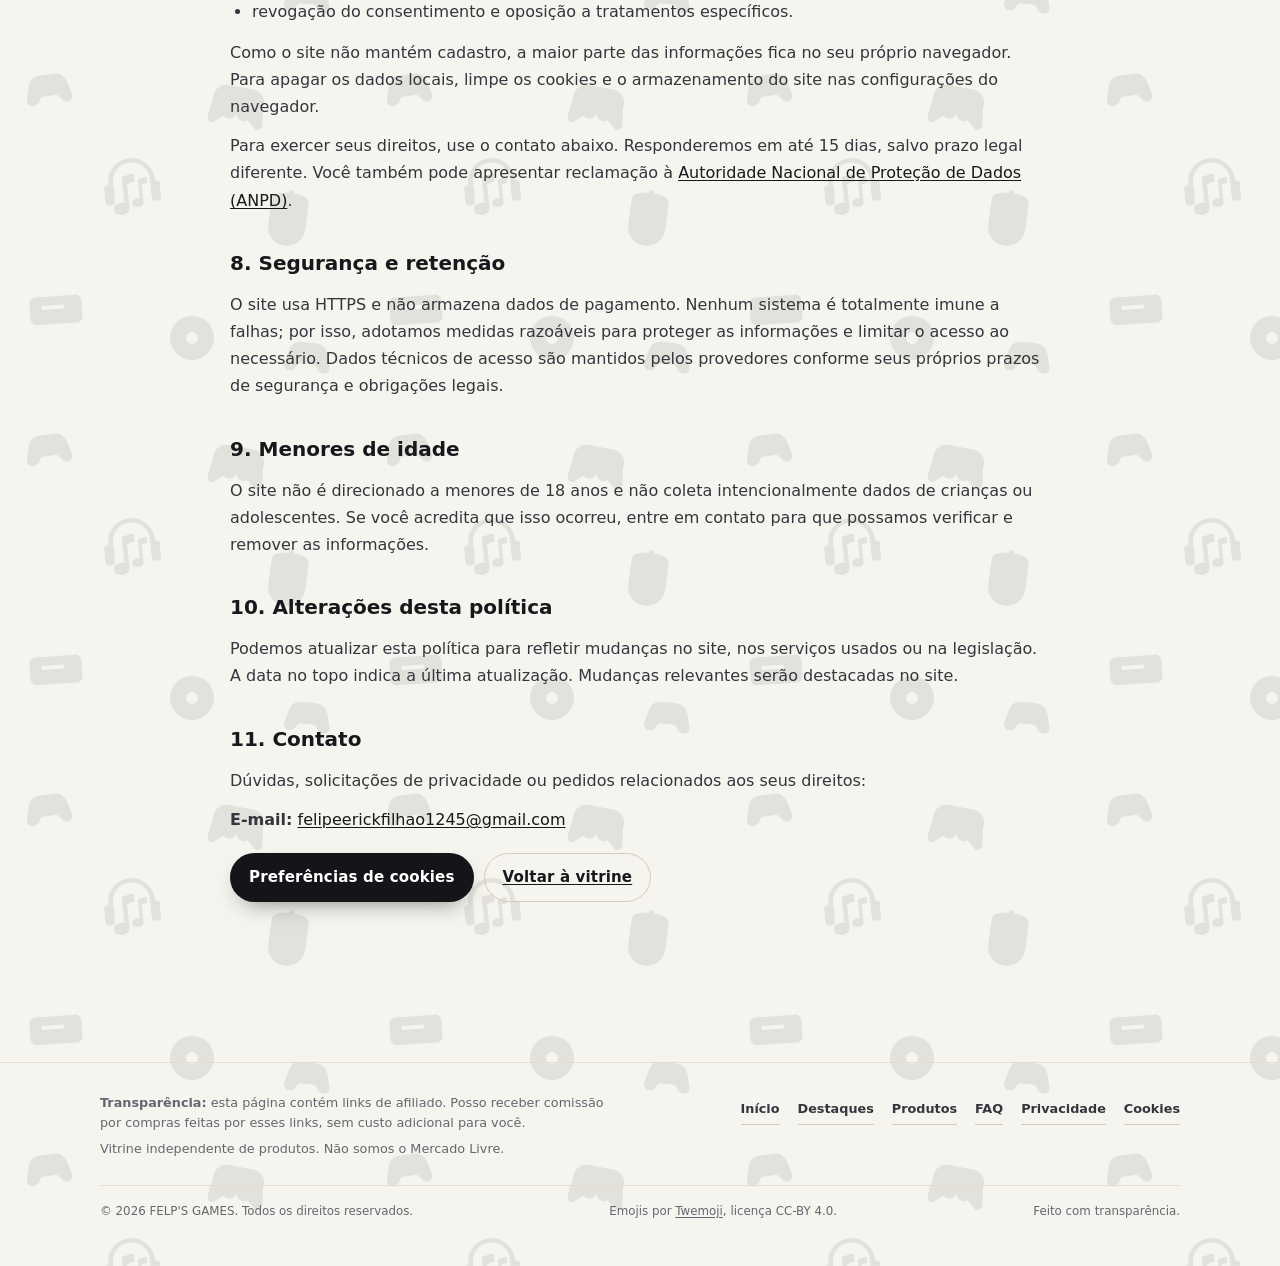
<file: politica-de-privacidade.html>
<!DOCTYPE html>
<html lang="pt-BR">
<head>
  <meta charset="UTF-8" />
  <meta name="viewport" content="width=device-width, initial-scale=1" />
  <title>Política de Privacidade | FELP'S GAMES</title>
  <meta name="robots" content="noindex,follow" />
  <meta name="referrer" content="strict-origin-when-cross-origin" />
  <link rel="canonical" href="https://felpsgames.com.br/privacidade.html" />
  <link rel="icon" href="/favicon.ico" sizes="any" />
  <meta http-equiv="refresh" content="0; url=/privacidade.html" />
  <script>
    location.replace("/privacidade.html" + location.search + location.hash);
  </script>
  <style>
    :root { color-scheme: light; }
    * { box-sizing: border-box; }
    body {
      margin: 0;
      min-height: 100vh;
      display: grid;
      place-items: center;
      padding: 24px;
      background: #f6f4ee;
      color: #17181c;
      font-family: system-ui, -apple-system, "Segoe UI", Roboto, Arial, sans-serif;
      line-height: 1.55;
    }
    main {
      width: min(560px, 100%);
      padding: 30px 26px;
      border: 1px solid #d9d6cc;
      border-radius: 18px;
      background: #fffdf8;
      box-shadow: 0 14px 36px -24px rgba(23, 24, 28, 0.45);
    }
    h1 { margin: 0 0 10px; font-size: 1.4rem; letter-spacing: -0.02em; }
    p { margin: 0 0 12px; color: #55565c; }
    a { color: #17181c; font-weight: 700; text-underline-offset: 3px; }
    .eyebrow {
      margin: 0 0 8px;
      color: #8a6d00;
      font-size: 0.72rem;
      font-weight: 800;
      letter-spacing: 0.12em;
      text-transform: uppercase;
    }
  </style>
</head>
<body>
  <main>
    <p class="eyebrow">FELP'S GAMES</p>
    <h1>Esta página mudou de endereço.</h1>
    <p>A política de privacidade agora fica em um endereço único.</p>
    <p><a href="/privacidade.html">Ir para a Política de Privacidade</a></p>
  </main>
</body>
</html>
</file>
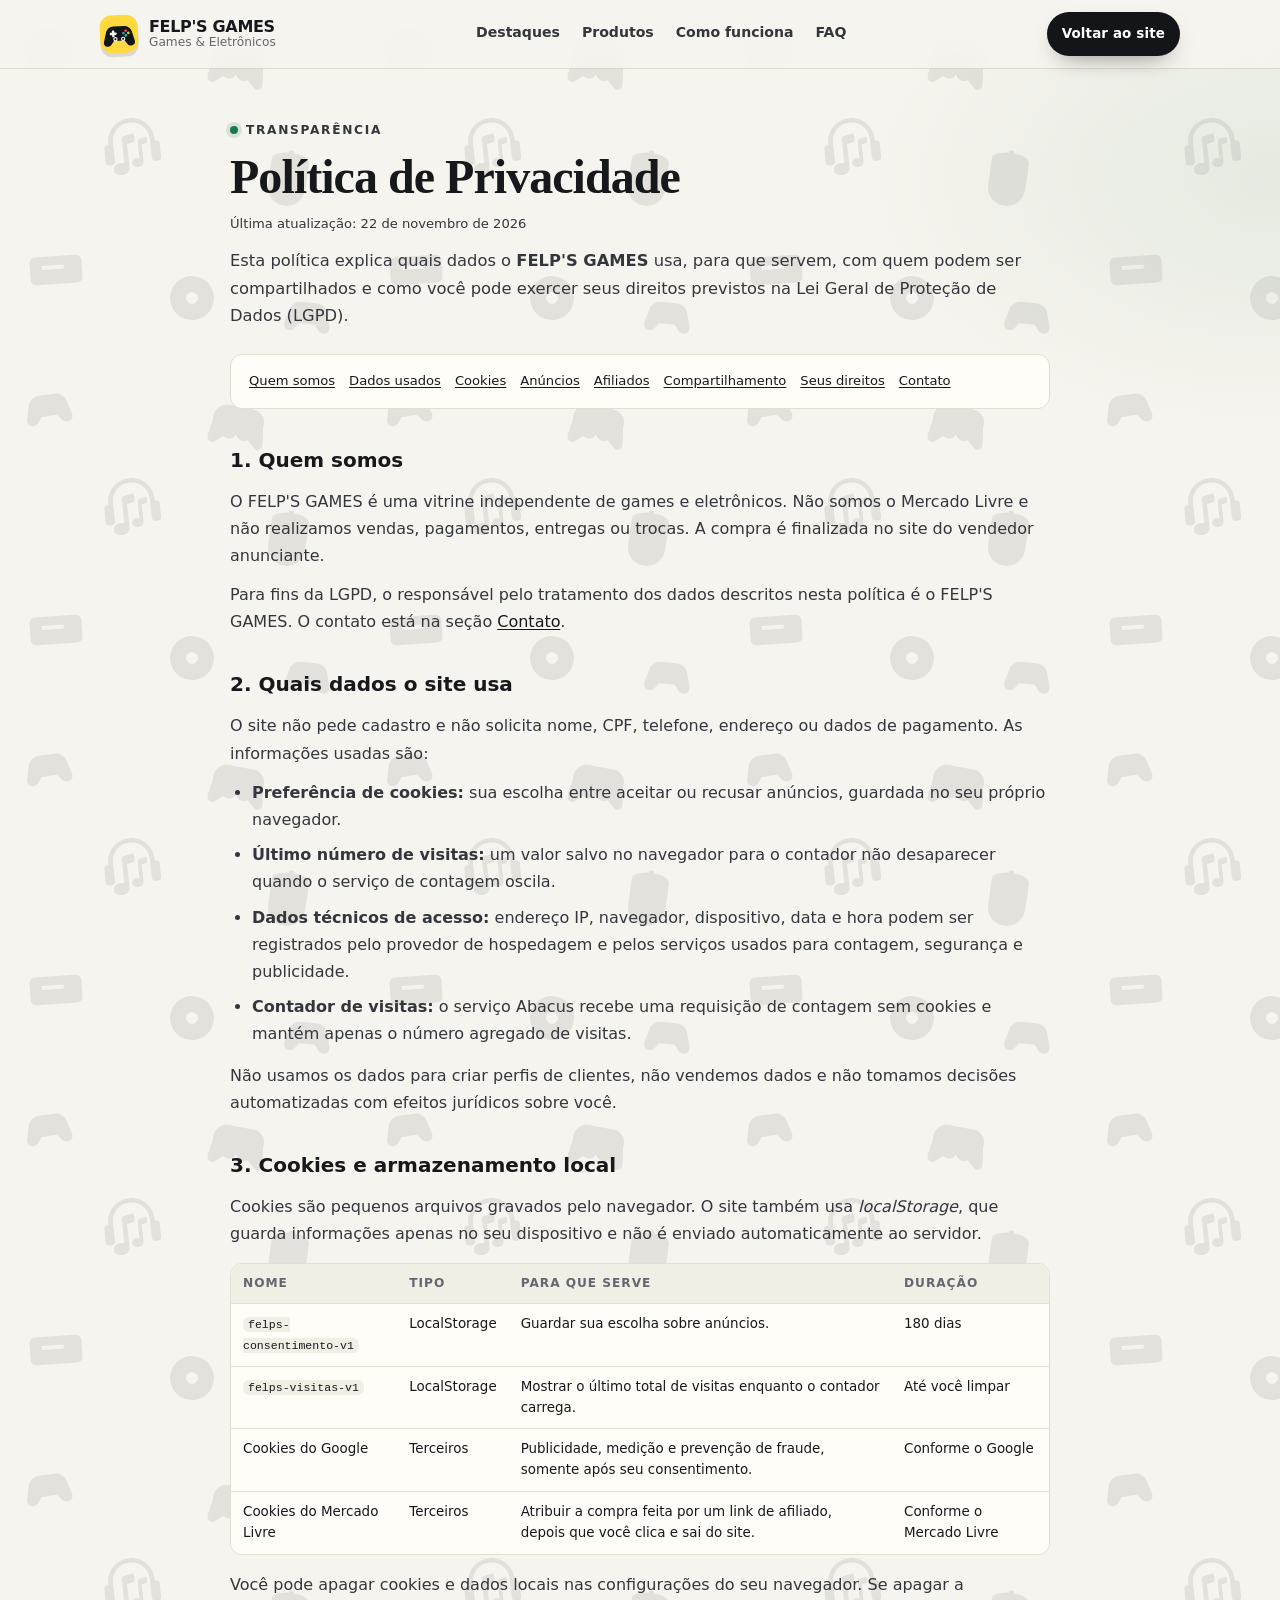
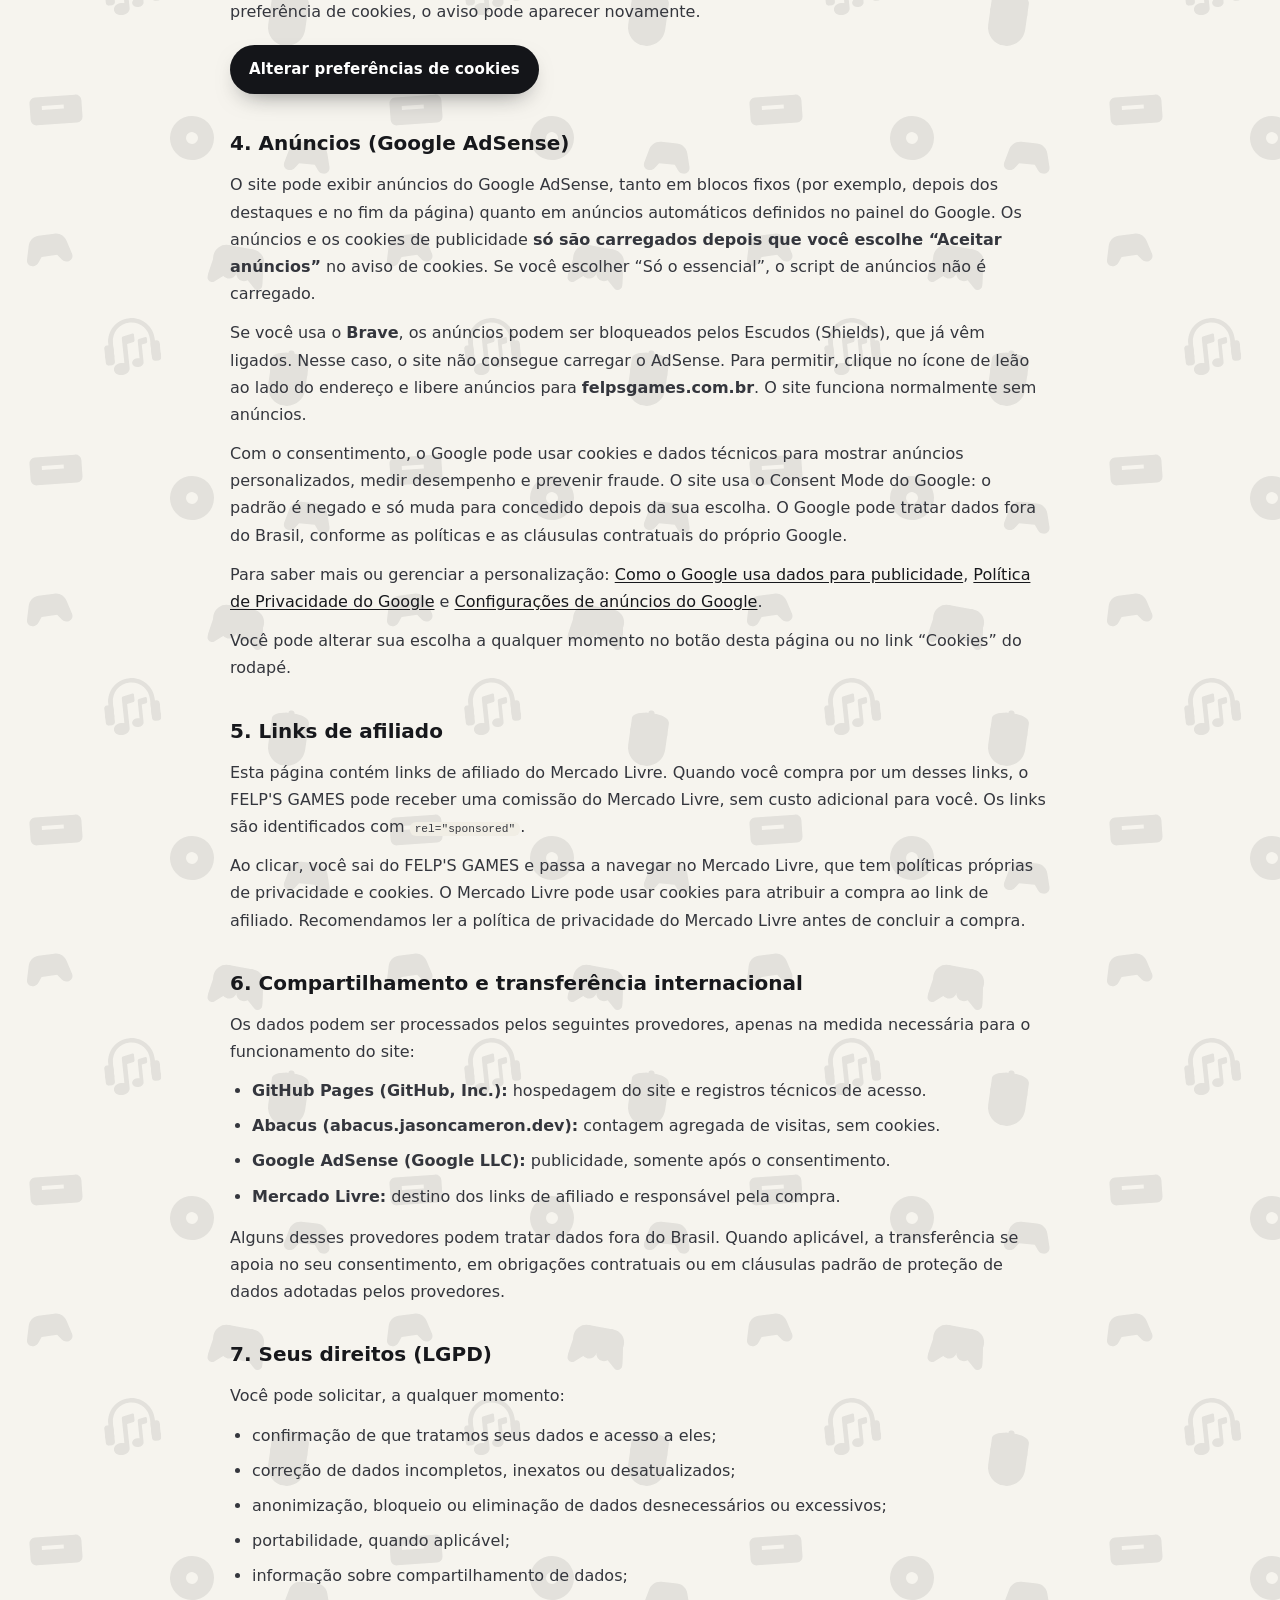
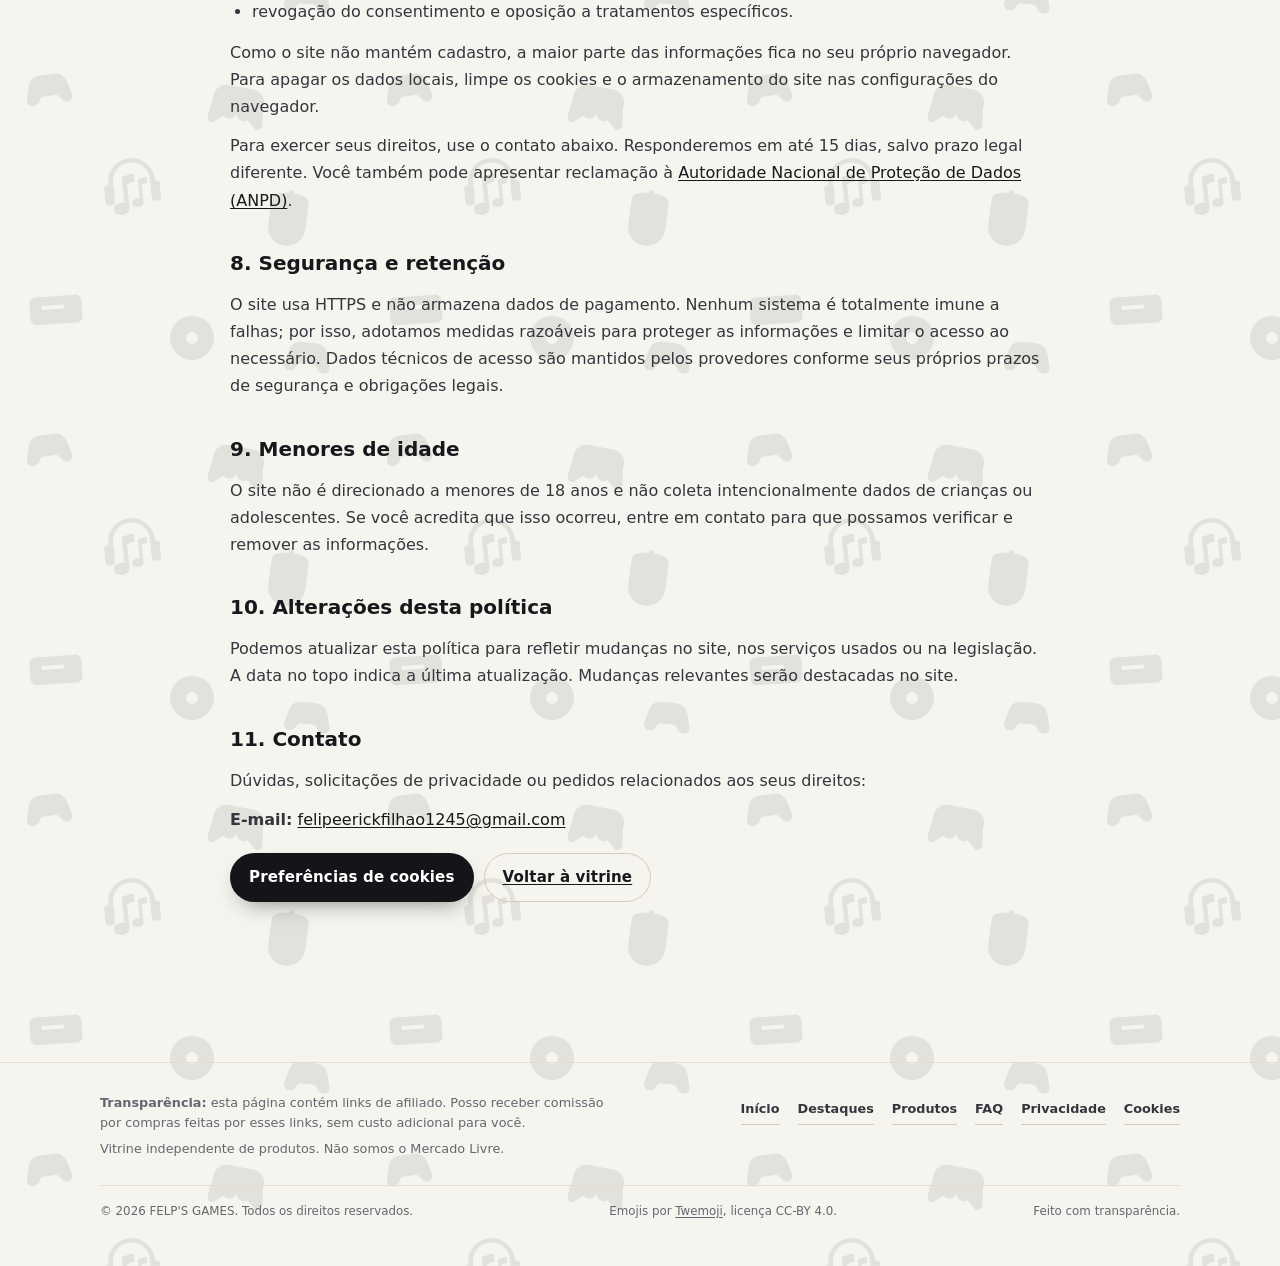
<file: privacidade.html>
<!DOCTYPE html>
<html lang="pt-BR">
<head>
  <meta charset="UTF-8" />
  <meta name="viewport" content="width=device-width, initial-scale=1" />
  <title>Política de Privacidade | FELP'S GAMES</title>
  <meta name="description" content="Como o FELP'S GAMES usa dados, cookies, links de afiliado e anúncios. Política de privacidade e direitos LGPD." />
  <link rel="canonical" href="https://felpsgames.com.br/privacidade.html" />
  <meta name="google-adsense-account" content="ca-pub-5428095231521630" />
  <meta name="theme-color" content="#f6f4ee" />
  <meta name="color-scheme" content="light" />
  <meta name="referrer" content="strict-origin-when-cross-origin" />
  <meta name="robots" content="index,follow" />
  <link rel="icon" href="/favicon.ico" sizes="any" />
  <link rel="icon" type="image/svg+xml" href="assets/logo-controle.svg" />
  <link rel="icon" type="image/png" sizes="192x192" href="assets/icone-192.png" />
  <link rel="apple-touch-icon" href="assets/icone-180.png" />
  <link rel="stylesheet" href="styles.css?v=60653b6a3b" />
  <meta property="og:title" content="Política de Privacidade | FELP'S GAMES" />
  <meta property="og:description" content="Como o FELP'S GAMES usa dados, cookies, links de afiliado e anúncios." />
  <meta property="og:type" content="website" />
  <meta property="og:url" content="https://felpsgames.com.br/privacidade.html" />
  <meta property="og:locale" content="pt_BR" />
</head>

<body data-ads="off">
  <a class="skip-link" href="#conteudo">Pular para o conteúdo</a>

  <header class="topbar">
    <div class="wrap topbar-inner">
      <a class="brand" href="./">
        <span class="brand-mark" aria-hidden="true">
          <img src="assets/logo-controle.svg" alt="" width="38" height="38" />
        </span>
        <span class="brand-text">
          <span class="brand-name">FELP'S GAMES</span>
          <span class="brand-handle">Games &amp; Eletrônicos</span>
        </span>
      </a>

      <nav class="nav" aria-label="Navegação principal">
        <a href="./#top3">Destaques</a>
        <a href="./#recomendacoes">Produtos</a>
        <a href="./#como-funciona">Como funciona</a>
        <a href="./#faq">FAQ</a>
      </nav>

      <div class="topbar-actions">
        <a class="btn btn--dark btn--sm" href="./">Voltar ao site</a>
      </div>
    </div>
  </header>

  <main class="legal-page" id="conteudo">
    <div class="wrap">
      <p class="eyebrow">Transparência</p>
      <h1>Política de Privacidade</h1>
      <p class="legal-updated">Última atualização: <time datetime="2026-11-22">22 de novembro de 2026</time></p>
      <p class="legal-lead">
        Esta política explica quais dados o <strong>FELP'S GAMES</strong> usa, para que servem,
        com quem podem ser compartilhados e como você pode exercer seus direitos previstos na
        Lei Geral de Proteção de Dados (LGPD).
      </p>

      <nav class="legal-summary" aria-label="Nesta página">
        <a href="#quem-somos">Quem somos</a>
        <a href="#dados">Dados usados</a>
        <a href="#cookies">Cookies</a>
        <a href="#anuncios">Anúncios</a>
        <a href="#afiliados">Afiliados</a>
        <a href="#compartilhamento">Compartilhamento</a>
        <a href="#direitos">Seus direitos</a>
        <a href="#contato">Contato</a>
      </nav>

      <section id="quem-somos">
        <h2>1. Quem somos</h2>
        <p>
          O FELP'S GAMES é uma vitrine independente de games e eletrônicos. Não somos o Mercado Livre
          e não realizamos vendas, pagamentos, entregas ou trocas. A compra é finalizada no site do
          vendedor anunciante.
        </p>
        <p>
          Para fins da LGPD, o responsável pelo tratamento dos dados descritos nesta política é o
          FELP'S GAMES. O contato está na seção <a href="#contato">Contato</a>.
        </p>
      </section>

      <section id="dados">
        <h2>2. Quais dados o site usa</h2>
        <p>
          O site não pede cadastro e não solicita nome, CPF, telefone, endereço ou dados de pagamento.
          As informações usadas são:
        </p>
        <ul>
          <li>
            <strong>Preferência de cookies:</strong> sua escolha entre aceitar ou recusar anúncios,
            guardada no seu próprio navegador.
          </li>
          <li>
            <strong>Último número de visitas:</strong> um valor salvo no navegador para o contador
            não desaparecer quando o serviço de contagem oscila.
          </li>
          <li>
            <strong>Dados técnicos de acesso:</strong> endereço IP, navegador, dispositivo, data e hora
            podem ser registrados pelo provedor de hospedagem e pelos serviços usados para contagem,
            segurança e publicidade.
          </li>
          <li>
            <strong>Contador de visitas:</strong> o serviço Abacus recebe uma requisição de contagem
            sem cookies e mantém apenas o número agregado de visitas.
          </li>
        </ul>
        <p>
          Não usamos os dados para criar perfis de clientes, não vendemos dados e não tomamos
          decisões automatizadas com efeitos jurídicos sobre você.
        </p>
      </section>

      <section id="cookies">
        <h2>3. Cookies e armazenamento local</h2>
        <p>
          Cookies são pequenos arquivos gravados pelo navegador. O site também usa
          <em>localStorage</em>, que guarda informações apenas no seu dispositivo e não é enviado
          automaticamente ao servidor.
        </p>

        <div class="legal-table-wrap">
          <table class="legal-table">
            <thead>
              <tr>
                <th>Nome</th>
                <th>Tipo</th>
                <th>Para que serve</th>
                <th>Duração</th>
              </tr>
            </thead>
            <tbody>
              <tr>
                <td><code>felps-consentimento-v1</code></td>
                <td>LocalStorage</td>
                <td>Guardar sua escolha sobre anúncios.</td>
                <td>180 dias</td>
              </tr>
              <tr>
                <td><code>felps-visitas-v1</code></td>
                <td>LocalStorage</td>
                <td>Mostrar o último total de visitas enquanto o contador carrega.</td>
                <td>Até você limpar</td>
              </tr>
              <tr>
                <td>Cookies do Google</td>
                <td>Terceiros</td>
                <td>Publicidade, medição e prevenção de fraude, somente após seu consentimento.</td>
                <td>Conforme o Google</td>
              </tr>
              <tr>
                <td>Cookies do Mercado Livre</td>
                <td>Terceiros</td>
                <td>Atribuir a compra feita por um link de afiliado, depois que você clica e sai do site.</td>
                <td>Conforme o Mercado Livre</td>
              </tr>
            </tbody>
          </table>
        </div>

        <p>
          Você pode apagar cookies e dados locais nas configurações do seu navegador. Se apagar a
          preferência de cookies, o aviso pode aparecer novamente.
        </p>
        <div class="legal-actions">
          <button type="button" class="btn btn--dark" data-cookie-prefs>Alterar preferências de cookies</button>
        </div>
      </section>

      <section id="anuncios">
        <h2>4. Anúncios (Google AdSense)</h2>
        <p>
          O site pode exibir anúncios do Google AdSense, tanto em blocos fixos (por exemplo,
          depois dos destaques e no fim da página) quanto em anúncios automáticos definidos no
          painel do Google. Os anúncios e os cookies de publicidade
          <strong>só são carregados depois que você escolhe “Aceitar anúncios”</strong> no aviso de
          cookies. Se você escolher “Só o essencial”, o script de anúncios não é carregado.
        </p>
        <p>
          Se você usa o <strong>Brave</strong>, os anúncios podem ser bloqueados pelos Escudos
          (Shields), que já vêm ligados. Nesse caso, o site não consegue carregar o AdSense. Para
          permitir, clique no ícone de leão ao lado do endereço e libere anúncios para
          <strong>felpsgames.com.br</strong>. O site funciona normalmente sem anúncios.
        </p>
        <p>
          Com o consentimento, o Google pode usar cookies e dados técnicos para mostrar anúncios
          personalizados, medir desempenho e prevenir fraude. O site usa o Consent Mode do Google:
          o padrão é negado e só muda para concedido depois da sua escolha. O Google pode tratar
          dados fora do Brasil, conforme as políticas e as cláusulas contratuais do próprio Google.
        </p>
        <p>
          Para saber mais ou gerenciar a personalização:
          <a href="https://policies.google.com/technologies/ads" target="_blank" rel="noopener noreferrer">Como o Google usa dados para publicidade</a>,
          <a href="https://policies.google.com/privacy" target="_blank" rel="noopener noreferrer">Política de Privacidade do Google</a> e
          <a href="https://adssettings.google.com/" target="_blank" rel="noopener noreferrer">Configurações de anúncios do Google</a>.
        </p>
        <p>
          Você pode alterar sua escolha a qualquer momento no botão desta página ou no link
          “Cookies” do rodapé.
        </p>
      </section>

      <section id="afiliados">
        <h2>5. Links de afiliado</h2>
        <p>
          Esta página contém links de afiliado do Mercado Livre. Quando você compra por um desses
          links, o FELP'S GAMES pode receber uma comissão do Mercado Livre, sem custo adicional para
          você. Os links são identificados com <code>rel="sponsored"</code>.
        </p>
        <p>
          Ao clicar, você sai do FELP'S GAMES e passa a navegar no Mercado Livre, que tem políticas
          próprias de privacidade e cookies. O Mercado Livre pode usar cookies para atribuir a compra
          ao link de afiliado. Recomendamos ler a política de privacidade do Mercado Livre antes de
          concluir a compra.
        </p>
      </section>

      <section id="compartilhamento">
        <h2>6. Compartilhamento e transferência internacional</h2>
        <p>
          Os dados podem ser processados pelos seguintes provedores, apenas na medida necessária
          para o funcionamento do site:
        </p>
        <ul>
          <li><strong>GitHub Pages (GitHub, Inc.):</strong> hospedagem do site e registros técnicos de acesso.</li>
          <li><strong>Abacus (abacus.jasoncameron.dev):</strong> contagem agregada de visitas, sem cookies.</li>
          <li><strong>Google AdSense (Google LLC):</strong> publicidade, somente após o consentimento.</li>
          <li><strong>Mercado Livre:</strong> destino dos links de afiliado e responsável pela compra.</li>
        </ul>
        <p>
          Alguns desses provedores podem tratar dados fora do Brasil. Quando aplicável, a
          transferência se apoia no seu consentimento, em obrigações contratuais ou em cláusulas
          padrão de proteção de dados adotadas pelos provedores.
        </p>
      </section>

      <section id="direitos">
        <h2>7. Seus direitos (LGPD)</h2>
        <p>Você pode solicitar, a qualquer momento:</p>
        <ul>
          <li>confirmação de que tratamos seus dados e acesso a eles;</li>
          <li>correção de dados incompletos, inexatos ou desatualizados;</li>
          <li>anonimização, bloqueio ou eliminação de dados desnecessários ou excessivos;</li>
          <li>portabilidade, quando aplicável;</li>
          <li>informação sobre compartilhamento de dados;</li>
          <li>revogação do consentimento e oposição a tratamentos específicos.</li>
        </ul>
        <p>
          Como o site não mantém cadastro, a maior parte das informações fica no seu próprio
          navegador. Para apagar os dados locais, limpe os cookies e o armazenamento do site nas
          configurações do navegador.
        </p>
        <p>
          Para exercer seus direitos, use o contato abaixo. Responderemos em até 15 dias, salvo
          prazo legal diferente. Você também pode apresentar reclamação à
          <a href="https://www.gov.br/anpd/" target="_blank" rel="noopener noreferrer">Autoridade Nacional de Proteção de Dados (ANPD)</a>.
        </p>
      </section>

      <section id="seguranca">
        <h2>8. Segurança e retenção</h2>
        <p>
          O site usa HTTPS e não armazena dados de pagamento. Nenhum sistema é totalmente imune a
          falhas; por isso, adotamos medidas razoáveis para proteger as informações e limitar o
          acesso ao necessário. Dados técnicos de acesso são mantidos pelos provedores conforme
          seus próprios prazos de segurança e obrigações legais.
        </p>
      </section>

      <section id="menores">
        <h2>9. Menores de idade</h2>
        <p>
          O site não é direcionado a menores de 18 anos e não coleta intencionalmente dados de
          crianças ou adolescentes. Se você acredita que isso ocorreu, entre em contato para que
          possamos verificar e remover as informações.
        </p>
      </section>

      <section id="alteracoes">
        <h2>10. Alterações desta política</h2>
        <p>
          Podemos atualizar esta política para refletir mudanças no site, nos serviços usados ou na
          legislação. A data no topo indica a última atualização. Mudanças relevantes serão
          destacadas no site.
        </p>
      </section>

      <section id="contato">
        <h2>11. Contato</h2>
        <p>
          Dúvidas, solicitações de privacidade ou pedidos relacionados aos seus direitos:
        </p>
        <p class="legal-contact">
          <strong>E-mail:</strong> <a href="mailto:felipeerickfilhao1245@gmail.com">felipeerickfilhao1245@gmail.com</a>
        </p>
        <div class="legal-actions">
          <button type="button" class="btn btn--dark" data-cookie-prefs>Preferências de cookies</button>
          <a class="btn btn--ghost" href="./">Voltar à vitrine</a>
        </div>
      </section>
    </div>
  </main>

  <footer>
    <div class="wrap">
      <div class="footer-grid">
        <div>
          <p><strong>Transparência:</strong> esta página contém links de afiliado. Posso receber comissão por compras feitas por esses links, sem custo adicional para você.</p>
          <p>Vitrine independente de produtos. Não somos o Mercado Livre.</p>
        </div>
        <div class="footer-links">
          <a href="./">Início</a>
          <a href="./#top3">Destaques</a>
          <a href="./#recomendacoes">Produtos</a>
          <a href="./#faq">FAQ</a>
          <a href="privacidade.html">Privacidade</a>
          <button type="button" class="linklike" data-cookie-prefs>Cookies</button>
        </div>
      </div>

      <div class="footer-bottom">
        <span>© 2026 FELP'S GAMES. Todos os direitos reservados.</span>
        <span>Emojis por <a href="https://github.com/jdecked/twemoji" target="_blank" rel="noopener noreferrer">Twemoji</a>, licença CC-BY 4.0.</span>
        <span>Feito com transparência.</span>
      </div>
    </div>
  </footer>

  <script src="ads.js?v=f6e2549222" defer></script>
</body>
</html>
</file>
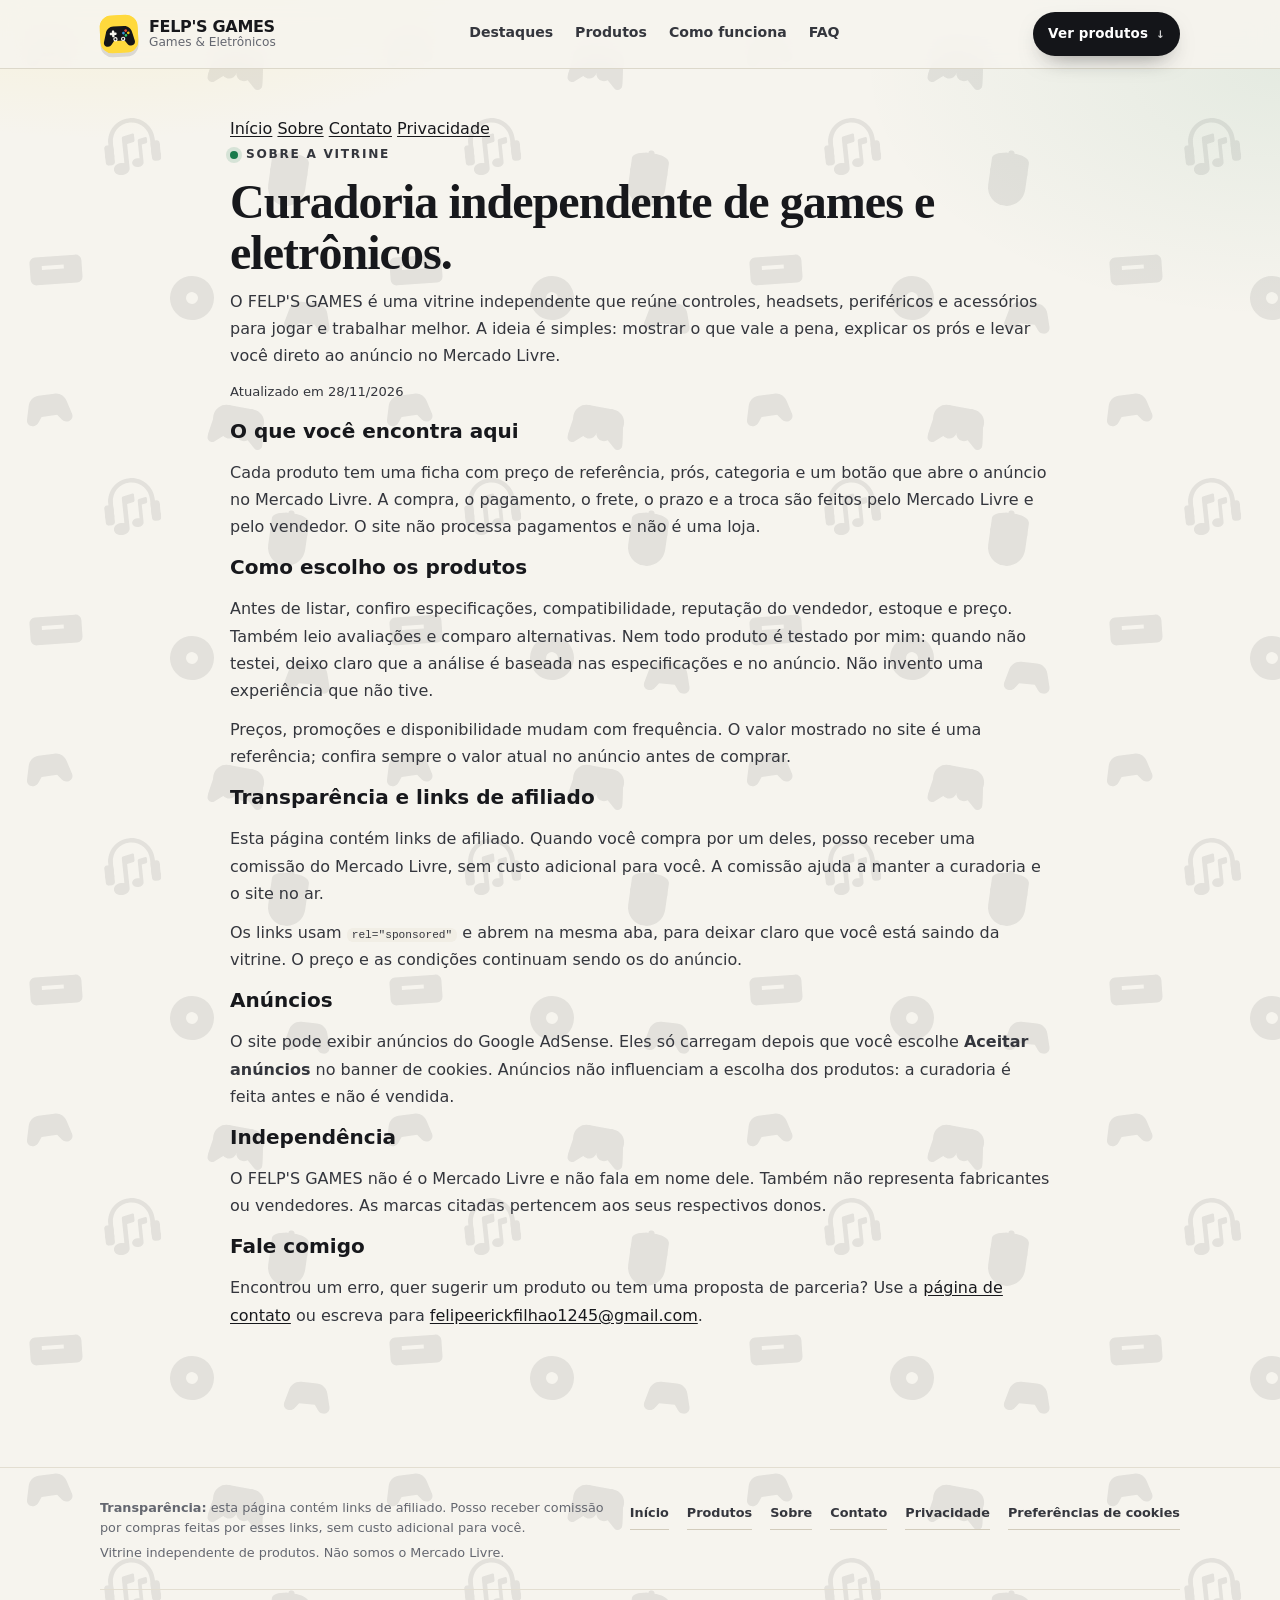
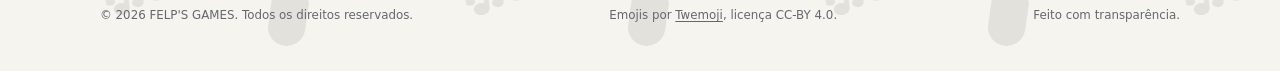
<file: sobre.html>
<!DOCTYPE html>
<html lang="pt-BR">
<head>
  <meta charset="UTF-8" />
  <meta name="viewport" content="width=device-width, initial-scale=1" />
  <title>Sobre o FELP'S GAMES | Curadoria de games e eletrônicos</title>
  <meta name="description" content="Conheça o FELP'S GAMES: vitrine independente de games e eletrônicos, com curadoria, transparência e links de afiliado do Mercado Livre." />
  <link rel="canonical" href="https://felpsgames.com.br/sobre.html" />
  <meta name="google-site-verification" content="eeQdjutNjJ3lwtu9_oy9br5bYPdL4W5iSDOdK4V8MIQ" />
  <meta name="theme-color" content="#f6f4ee" />
  <meta name="color-scheme" content="light" />
  <meta name="referrer" content="strict-origin-when-cross-origin" />
  <link rel="icon" href="/favicon.ico" sizes="any" />
  <link rel="icon" type="image/svg+xml" href="assets/logo-controle.svg?v=e62508aea4" />
  <link rel="icon" type="image/png" sizes="192x192" href="assets/icone-192.png?v=e62508aea4" />
  <link rel="apple-touch-icon" href="assets/icone-180.png?v=e62508aea4" />
  <meta property="og:title" content="Sobre o FELP'S GAMES" />
  <meta property="og:description" content="Vitrine independente de games e eletrônicos: como escolho os produtos, transparência e links de afiliado." />
  <meta property="og:type" content="website" />
  <meta property="og:site_name" content="FELP'S GAMES" />
  <meta property="og:url" content="https://felpsgames.com.br/sobre.html" />
  <meta property="og:image" content="https://felpsgames.com.br/assets/og-image.png" />
  <meta property="og:image:alt" content="FELP'S GAMES — games e eletrônicos com curadoria independente." />
  <meta property="og:locale" content="pt_BR" />
  <meta name="twitter:card" content="summary_large_image" />
  <meta name="twitter:title" content="Sobre o FELP'S GAMES" />
  <meta name="twitter:description" content="Vitrine independente de games e eletrônicos: como escolho os produtos, transparência e links de afiliado." />
  <meta name="twitter:image" content="https://felpsgames.com.br/assets/og-image.png" />
  <meta name="robots" content="index,follow,max-image-preview:large" />

  <script type="application/ld+json">
  {
    "@context": "https://schema.org",
    "@type": "AboutPage",
    "name": "Sobre o FELP'S GAMES",
    "url": "https://felpsgames.com.br/sobre.html",
    "description": "Vitrine independente de games e eletrônicos com curadoria, transparência e links de afiliado do Mercado Livre.",
    "inLanguage": "pt-BR",
    "isPartOf": {
      "@type": "WebSite",
      "name": "FELP'S GAMES",
      "url": "https://felpsgames.com.br/"
    }
  }
  </script>

  <link rel="stylesheet" href="styles.css?v=60653b6a3b" />
  <script src="ads.js?v=f6e2549222" defer></script>
</head>

<body data-ads="off">
  <a class="skip-link" href="#conteudo">Pular para o conteúdo</a>

  <header class="topbar">
    <div class="wrap topbar-inner">
      <a class="brand" href="index.html">
        <span class="brand-mark" aria-hidden="true">
          <img src="assets/logo-controle.svg?v=e62508aea4" alt="" width="38" height="38" />
        </span>
        <span class="brand-text">
          <span class="brand-name">FELP'S GAMES</span>
          <span class="brand-handle">Games &amp; Eletrônicos</span>
        </span>
      </a>

      <nav class="nav" aria-label="Navegação principal">
        <a href="index.html#top3">Destaques</a>
        <a href="index.html#recomendacoes">Produtos</a>
        <a href="index.html#como-funciona">Como funciona</a>
        <a href="index.html#faq">FAQ</a>
      </nav>

      <div class="topbar-actions">
        <a class="btn btn--dark btn--sm" href="index.html#recomendacoes">
          Ver produtos <small>↓</small>
        </a>
      </div>
    </div>
  </header>

  <main id="conteudo" class="legal-page">
    <div class="wrap">
      <nav class="legal-nav" aria-label="Páginas institucionais">
        <a href="index.html">Início</a>
        <a href="sobre.html" aria-current="page">Sobre</a>
        <a href="contato.html">Contato</a>
        <a href="privacidade.html">Privacidade</a>
      </nav>

      <header class="legal-hero">
        <p class="eyebrow">Sobre a vitrine</p>
        <h1>Curadoria independente de games e eletrônicos.</h1>
        <p>
          O FELP'S GAMES é uma vitrine independente que reúne controles, headsets,
          periféricos e acessórios para jogar e trabalhar melhor. A ideia é simples:
          mostrar o que vale a pena, explicar os prós e levar você direto ao anúncio
          no Mercado Livre.
        </p>
        <p class="legal-updated">Atualizado em <time datetime="2026-11-28">28/11/2026</time></p>
      </header>

      <article class="legal-content">
        <h2>O que você encontra aqui</h2>
        <p>
          Cada produto tem uma ficha com preço de referência, prós, categoria e um
          botão que abre o anúncio no Mercado Livre. A compra, o pagamento, o frete,
          o prazo e a troca são feitos pelo Mercado Livre e pelo vendedor. O site não
          processa pagamentos e não é uma loja.
        </p>

        <h2>Como escolho os produtos</h2>
        <p>
          Antes de listar, confiro especificações, compatibilidade, reputação do
          vendedor, estoque e preço. Também leio avaliações e comparo alternativas.
          Nem todo produto é testado por mim: quando não testei, deixo claro que a
          análise é baseada nas especificações e no anúncio. Não invento uma
          experiência que não tive.
        </p>
        <p>
          Preços, promoções e disponibilidade mudam com frequência. O valor mostrado
          no site é uma referência; confira sempre o valor atual no anúncio antes de
          comprar.
        </p>

        <h2>Transparência e links de afiliado</h2>
        <p>
          Esta página contém links de afiliado. Quando você compra por um deles, posso
          receber uma comissão do Mercado Livre, sem custo adicional para você. A
          comissão ajuda a manter a curadoria e o site no ar.
        </p>
        <p>
          Os links usam <code>rel="sponsored"</code> e abrem na mesma aba, para deixar
          claro que você está saindo da vitrine. O preço e as condições continuam
          sendo os do anúncio.
        </p>

        <h2>Anúncios</h2>
        <p>
          O site pode exibir anúncios do Google AdSense. Eles só carregam depois que
          você escolhe <strong>Aceitar anúncios</strong> no banner de cookies. Anúncios
          não influenciam a escolha dos produtos: a curadoria é feita antes e não é
          vendida.
        </p>

        <h2>Independência</h2>
        <p>
          O FELP'S GAMES não é o Mercado Livre e não fala em nome dele. Também não
          representa fabricantes ou vendedores. As marcas citadas pertencem aos seus
          respectivos donos.
        </p>

        <h2>Fale comigo</h2>
        <p>
          Encontrou um erro, quer sugerir um produto ou tem uma proposta de parceria?
          Use a <a href="contato.html">página de contato</a> ou escreva para
          <a data-email-contato href="mailto:felipeerickfilhao1245@gmail.com">felipeerickfilhao1245@gmail.com</a>.
        </p>
      </article>
    </div>
  </main>

  <footer>
    <div class="wrap">
      <div class="footer-grid">
        <div>
          <p><strong>Transparência:</strong> esta página contém links de afiliado. Posso receber comissão por compras feitas por esses links, sem custo adicional para você.</p>
          <p>Vitrine independente de produtos. Não somos o Mercado Livre.</p>
        </div>
        <div class="footer-links">
          <a href="index.html">Início</a>
          <a href="index.html#recomendacoes">Produtos</a>
          <a href="sobre.html">Sobre</a>
          <a href="contato.html">Contato</a>
          <a href="privacidade.html">Privacidade</a>
          <button type="button" class="linklike" data-cookie-prefs>Preferências de cookies</button>
        </div>
      </div>

      <div class="footer-bottom">
        <span>© <span id="year">2026</span> FELP'S GAMES. Todos os direitos reservados.</span>
        <span>Emojis por <a href="https://github.com/jdecked/twemoji" target="_blank" rel="noopener noreferrer">Twemoji</a>, licença CC-BY 4.0.</span>
        <span>Feito com transparência.</span>
      </div>
    </div>
  </footer>
</body>
</html>
</file>
<file: styles.css>
/* ============================================================
   Vitrine gamer e eletrônicos — estilos
   Edite as cores e fontes pelas variáveis abaixo.
   ============================================================ */

:root {
  --bg: #f6f4ee;
  --surface: #fffdf8;
  --surface-2: #f1eee5;
  --ink: #17181c;
  --ink-soft: #34363d;
  --muted: #646770;
  --line: #e3ded1;
  --line-strong: #d2ccbc;
  --accent: #ffd93d;
  --accent-deep: #e8b900;
  --accent-soft: #fff4b8;
  --accent-red: #ff1a1a;
  --green: #187a4b;
  --green-soft: #e7f4ec;
  --warn: #8a4a10;
  --warn-soft: #fdf2df;
  --dark: #141519;
  --radius-sm: 12px;
  --radius: 20px;
  --radius-lg: 28px;
  --shadow-sm: 0 2px 8px rgba(23, 24, 28, 0.06);
  --shadow: 0 18px 40px -18px rgba(23, 24, 28, 0.28);
  --font: ui-sans-serif, system-ui, -apple-system, "Segoe UI", Roboto, "Helvetica Neue", Arial, sans-serif;
  --serif: Georgia, "Times New Roman", serif;
}

* { box-sizing: border-box; }

html { scroll-behavior: smooth; scroll-padding-top: 84px; }

body {
  margin: 0;
  font-family: var(--font);
  color: var(--ink);
  background:
    radial-gradient(800px 420px at 8% -8%, rgba(255, 217, 61, 0.22), transparent 65%),
    radial-gradient(700px 420px at 100% 4%, rgba(24, 122, 75, 0.08), transparent 60%),
    url("assets/fundo-gamer.svg?v=2") repeat,
    var(--bg);
  background-size: auto, auto, 360px 360px, auto;
  line-height: 1.55;
  -webkit-font-smoothing: antialiased;
  text-rendering: optimizeLegibility;
}

img { max-width: 100%; display: block; }

a { color: inherit; }

button, input, select { font: inherit; }

:focus-visible {
  outline: 3px solid var(--ink);
  outline-offset: 3px;
  border-radius: 6px;
}

.skip-link {
  position: absolute;
  left: 12px;
  top: -60px;
  z-index: 100;
  padding: 10px 16px;
  border-radius: 10px;
  background: var(--ink);
  color: #fff;
  font-weight: 700;
  text-decoration: none;
  transition: top 0.2s ease;
}

.skip-link:focus { top: 12px; }

.sr-only {
  position: absolute;
  width: 1px;
  height: 1px;
  padding: 0;
  margin: -1px;
  overflow: hidden;
  clip: rect(0, 0, 0, 0);
  white-space: nowrap;
  border: 0;
}

.wrap {
  width: 100%;
  max-width: 1120px;
  margin: 0 auto;
  padding: 0 20px;
}

/* ---------- Botões ---------- */

.btn {
  display: inline-flex;
  align-items: center;
  justify-content: center;
  gap: 8px;
  min-height: 46px;
  padding: 12px 18px;
  border: 1px solid transparent;
  border-radius: 999px;
  font-size: 0.94rem;
  font-weight: 800;
  letter-spacing: 0.01em;
  text-align: center;
  text-decoration: none;
  cursor: pointer;
  transition: transform 0.18s ease, box-shadow 0.18s ease, background 0.18s ease, border-color 0.18s ease;
}

.btn:hover { transform: translateY(-2px); }
.btn:active { transform: translateY(0); }

.btn--dark {
  background: var(--dark);
  color: #fff;
  box-shadow: 0 10px 24px -12px rgba(20, 21, 25, 0.6);
}

.btn--dark:hover { background: #000; box-shadow: 0 16px 30px -14px rgba(20, 21, 25, 0.55); }

.btn--yellow {
  background: var(--accent);
  color: var(--dark);
  border-color: rgba(20, 21, 25, 0.08);
}

.btn--yellow:hover { background: #ffe16a; }

.btn--ghost {
  background: transparent;
  color: var(--ink);
  border-color: var(--line-strong);
}

.btn--ghost:hover { background: var(--surface); border-color: var(--ink); }

.btn--block { width: 100%; }

.btn--sm {
  min-height: 44px;
  padding: 8px 14px;
  font-size: 0.84rem;
}

.btn small { font-size: 0.78em; opacity: 0.8; }

.btn--disabled,
.btn[aria-disabled="true"] {
  background: var(--surface-2);
  color: var(--muted);
  border-color: var(--line);
  box-shadow: none;
  cursor: not-allowed;
  pointer-events: none;
}

/* ---------- Barra superior ---------- */

.topbar {
  position: sticky;
  top: 0;
  z-index: 50;
  background: rgba(246, 244, 238, 0.88);
  border-bottom: 1px solid rgba(210, 204, 188, 0.7);
  backdrop-filter: blur(14px);
  -webkit-backdrop-filter: blur(14px);
}

.topbar-inner {
  display: flex;
  align-items: center;
  justify-content: space-between;
  gap: 18px;
  min-height: 68px;
}

.brand {
  display: inline-flex;
  align-items: center;
  gap: 11px;
  text-decoration: none;
  min-width: 0;
}

.brand-mark {
  display: grid;
  place-items: center;
  width: 38px;
  height: 38px;
  flex: 0 0 auto;
  overflow: hidden;
  border-radius: 12px;
  background: var(--accent);
  color: var(--dark);
  font-size: 0.82rem;
  font-weight: 900;
  letter-spacing: 0.02em;
  transform: rotate(-3deg);
  box-shadow: 0 4px 0 rgba(20, 21, 25, 0.12);
}

.brand-mark img {
  width: 100%;
  height: 100%;
  display: block;
  border-radius: inherit;
  object-fit: cover;
}

.brand-text { display: grid; line-height: 1.15; min-width: 0; }
.brand-name { font-weight: 900; letter-spacing: -0.02em; }
.brand-handle { font-size: 0.76rem; color: var(--muted); }

.nav {
  display: flex;
  align-items: center;
  gap: 22px;
}

.nav a {
  display: inline-flex;
  align-items: center;
  min-height: 32px;
  font-size: 0.88rem;
  font-weight: 700;
  color: var(--ink-soft);
  text-decoration: none;
  padding: 0;
  border-bottom: 2px solid transparent;
}

.nav a:hover { border-bottom-color: var(--accent-deep); }

.topbar .btn { flex: 0 0 auto; }

.topbar-actions {
  display: flex;
  align-items: center;
  gap: 14px;
  flex: 0 0 auto;
}

/* ---------- Hero ---------- */

.hero { padding: 60px 0 34px; }

.hero-grid {
  display: grid;
  grid-template-columns: minmax(0, 1.25fr) minmax(280px, 0.75fr);
  gap: 44px;
  align-items: center;
}

.eyebrow {
  display: inline-flex;
  align-items: center;
  gap: 8px;
  margin: 0 0 16px;
  font-size: 0.76rem;
  font-weight: 800;
  letter-spacing: 0.14em;
  text-transform: uppercase;
  color: var(--ink-soft);
}

.eyebrow::before {
  content: "";
  width: 8px;
  height: 8px;
  border-radius: 50%;
  background: var(--green);
  box-shadow: 0 0 0 4px rgba(24, 122, 75, 0.14);
}

.hero h1 {
  margin: 0 0 18px;
  font-size: clamp(2.35rem, 5.4vw, 4rem);
  font-weight: 900;
  line-height: 0.98;
  letter-spacing: -0.045em;
}

.hero h1 em {
  position: relative;
  font-family: var(--serif);
  font-style: italic;
  font-weight: 500;
  letter-spacing: -0.03em;
  padding: 0 0.06em;
  background: linear-gradient(transparent 64%, var(--accent-red) 64%, var(--accent-red) 94%, transparent 94%);
}

.hero-lead {
  max-width: 54ch;
  margin: 0 0 24px;
  font-size: 1.06rem;
  color: var(--ink-soft);
}

.hero-actions {
  display: flex;
  flex-wrap: wrap;
  gap: 10px;
  margin-bottom: 26px;
}

.hero-points {
  display: flex;
  flex-wrap: wrap;
  gap: 8px 18px;
  margin: 0;
  padding: 0;
  list-style: none;
  font-size: 0.86rem;
  font-weight: 600;
  color: var(--ink-soft);
}

.hero-points li { display: inline-flex; align-items: center; gap: 7px; }

.hero-points li::before {
  content: "✓";
  display: grid;
  place-items: center;
  width: 18px;
  height: 18px;
  border-radius: 50%;
  background: var(--green-soft);
  color: var(--green);
  font-size: 0.68rem;
  font-weight: 900;
}

/* ---------- Cartão de perfil ---------- */

.profile-card {
  position: relative;
  margin: 0 auto;
  padding: 26px 24px 22px;
  border: 1px solid var(--line);
  border-radius: var(--radius-lg);
  background: var(--surface);
  box-shadow: var(--shadow);
  text-align: center;
}

.profile-card::before {
  content: "";
  position: absolute;
  inset: 0 0 auto;
  height: 8px;
  border-radius: var(--radius-lg) var(--radius-lg) 0 0;
  background: linear-gradient(90deg, var(--accent), #ffeda0 55%, var(--accent));
}

.avatar {
  display: grid;
  place-items: center;
  width: 86px;
  height: 86px;
  margin: 4px auto 14px;
  overflow: hidden;
  border-radius: 50%;
  background:
    radial-gradient(circle at 30% 22%, #fff6c9, transparent 42%),
    linear-gradient(145deg, #ffe468, var(--accent-deep));
  color: var(--dark);
  font-size: 1.7rem;
  font-weight: 900;
  letter-spacing: 0.02em;
  box-shadow: inset 0 -6px 14px rgba(20, 21, 25, 0.12), 0 8px 20px -10px rgba(20, 21, 25, 0.4);
}

.avatar img {
  width: 100%;
  height: 100%;
  display: block;
  border-radius: inherit;
  object-fit: cover;
}

.profile-card h2 {
  margin: 0 0 2px;
  font-size: 1.22rem;
  letter-spacing: -0.02em;
}

.profile-handle {
  margin: 0 0 12px;
  font-size: 0.85rem;
  font-weight: 700;
  color: var(--muted);
}

.profile-bio {
  margin: 0 0 18px;
  font-size: 0.88rem;
  color: var(--ink-soft);
}

.profile-stats {
  display: grid;
  grid-template-columns: repeat(3, minmax(0, 1fr));
  margin: 0 0 18px;
  padding: 14px 0;
  border-top: 1px solid var(--line);
  border-bottom: 1px solid var(--line);
}

.profile-stats div { padding: 0 6px; }
.profile-stats div + div { border-left: 1px solid var(--line); }

.profile-stats strong {
  display: block;
  font-size: 0.98rem;
  letter-spacing: -0.02em;
}

.profile-stats span {
  display: block;
  font-size: 0.7rem;
  font-weight: 700;
  letter-spacing: 0.04em;
  text-transform: uppercase;
  color: var(--muted);
}

.profile-note {
  margin: 12px 0 0;
  font-size: 0.72rem;
  color: var(--muted);
}

/* ---------- Aviso de afiliado ---------- */

.disclosure-strip {
  background: var(--dark);
  color: #f3f0e7;
  padding: 13px 0;
  font-size: 0.84rem;
}

.disclosure-strip .wrap {
  display: flex;
  align-items: center;
  gap: 10px;
  justify-content: center;
  text-align: center;
  flex-wrap: wrap;
}

.disclosure-strip strong { color: var(--accent); }

/* ---------- Seções ---------- */

.section { padding: 54px 0 0; }

.section-head {
  display: flex;
  align-items: flex-end;
  justify-content: space-between;
  gap: 16px;
  flex-wrap: wrap;
  margin-bottom: 22px;
}

.section-head h2 {
  margin: 0;
  font-size: clamp(1.55rem, 3vw, 2.15rem);
  letter-spacing: -0.035em;
  line-height: 1.1;
}

.section-head p {
  margin: 6px 0 0;
  max-width: 58ch;
  font-size: 0.93rem;
  color: var(--muted);
}

.pill-note {
  display: inline-flex;
  align-items: center;
  gap: 7px;
  padding: 7px 12px;
  border: 1px solid var(--line);
  border-radius: 999px;
  background: var(--surface);
  font-size: 0.76rem;
  font-weight: 700;
  color: var(--ink-soft);
  white-space: nowrap;
}

.pill-note .dot {
  width: 7px;
  height: 7px;
  border-radius: 50%;
  background: var(--green);
}

/* ---------- Grid e cards ---------- */

.podium,
.grid {
  display: grid;
  grid-template-columns: repeat(3, minmax(0, 1fr));
  gap: 18px;
}

.grid { margin-top: 18px; }

.card {
  display: flex;
  flex-direction: column;
  overflow: hidden;
  border: 1px solid var(--line);
  border-radius: var(--radius);
  background: var(--surface);
  box-shadow: var(--shadow-sm);
  transition: transform 0.2s ease, box-shadow 0.2s ease, border-color 0.2s ease;
}

.card:hover {
  transform: translateY(-4px);
  border-color: var(--line-strong);
  box-shadow: var(--shadow);
}

.card--featured { border-color: #e7cf6b; }

.emoji {
  display: inline-flex;
  align-items: center;
  justify-content: center;
  line-height: 1;
}

.emoji img {
  display: block;
  width: 1em;
  height: 1em;
}

.card-media {
  position: relative;
  display: grid;
  place-items: center;
  aspect-ratio: 1 / 1;
  overflow: hidden;
  background:
    radial-gradient(circle at 24% 18%, rgba(255, 255, 255, 0.85), transparent 46%),
    linear-gradient(145deg, #f7f2dd, #eae4d2);
  font-size: 3.4rem;
  line-height: 1;
}

.card-media::after {
  content: "";
  position: absolute;
  inset: 0;
  background-image: radial-gradient(rgba(23, 24, 28, 0.055) 1px, transparent 1px);
  background-size: 14px 14px;
  pointer-events: none;
}

.card-media img {
  position: absolute;
  inset: 0;
  z-index: 1;
  width: 100%;
  height: 100%;
  object-fit: contain;
  background: #fff;
}

.card-media > .media-fallback {
  width: 46%;
  max-width: 170px;
  transform: translateY(-2px);
  filter: drop-shadow(0 8px 12px rgba(23, 24, 28, 0.16));
}

.card-media > .media-fallback img {
  position: static;
  z-index: auto;
  width: 100%;
  height: auto;
  background: transparent;
  object-fit: contain;
}

.media-count {
  position: absolute;
  top: 12px;
  right: 12px;
  z-index: 2;
  padding: 4px 9px;
  border-radius: 999px;
  background: rgba(20, 21, 25, 0.72);
  color: #fff;
  font-size: 0.7rem;
  font-weight: 800;
  letter-spacing: 0.03em;
  backdrop-filter: blur(4px);
}

.media-thumbs {
  position: absolute;
  right: 10px;
  bottom: 10px;
  left: 10px;
  z-index: 2;
  display: flex;
  gap: 6px;
  padding: 5px;
  overflow-x: auto;
  border-radius: 12px;
  background: rgba(20, 21, 25, 0.55);
  backdrop-filter: blur(6px);
  scrollbar-width: none;
}

.media-thumbs::-webkit-scrollbar { display: none; }

.media-thumb {
  position: relative;
  flex: 0 0 auto;
  width: 44px;
  height: 44px;
  padding: 0;
  overflow: hidden;
  border: 2px solid transparent;
  border-radius: 8px;
  background: #fff;
  opacity: 0.72;
  cursor: pointer;
  transition: opacity 0.15s ease, border-color 0.15s ease, transform 0.15s ease;
}

.media-thumb:hover { opacity: 1; transform: translateY(-1px); }

.media-thumb.is-active {
  border-color: var(--accent);
  opacity: 1;
}

.media-thumb img {
  width: 100%;
  height: 100%;
  object-fit: cover;
}

.card-media.sem-imagem .media-thumbs,
.card-media.sem-imagem .media-count { display: none; }

.rank {
  position: absolute;
  top: 12px;
  left: 12px;
  z-index: 2;
  display: grid;
  place-items: center;
  min-width: 38px;
  height: 38px;
  padding: 0 8px;
  border-radius: 999px;
  background: var(--dark);
  color: var(--accent);
  font-size: 0.78rem;
  font-weight: 900;
  letter-spacing: 0.02em;
  box-shadow: 0 4px 12px rgba(20, 21, 25, 0.28);
}

.card--featured:nth-child(1) .rank { background: var(--accent); color: var(--dark); }
.card--featured:nth-child(2) .rank { background: #e8e6df; color: var(--ink); }
.card--featured:nth-child(3) .rank { background: #d8a06a; color: #2c1a0c; }

.card-body {
  display: flex;
  flex: 1;
  flex-direction: column;
  padding: 18px 18px 20px;
}

.tag {
  align-self: flex-start;
  margin-bottom: 8px;
  padding: 4px 9px;
  border-radius: 6px;
  background: var(--surface-2);
  color: var(--ink-soft);
  font-size: 0.68rem;
  font-weight: 800;
  letter-spacing: 0.08em;
  text-transform: uppercase;
}

.card h3 {
  margin: 0 0 8px;
  font-size: 1.08rem;
  line-height: 1.25;
  letter-spacing: -0.02em;
}

.rating {
  display: flex;
  align-items: baseline;
  flex-wrap: wrap;
  gap: 4px;
  margin: -2px 0 10px;
  font-size: 0.8rem;
  line-height: 1.4;
  color: var(--muted);
}

.rating-star {
  color: #b07d00;
  font-size: 0.9rem;
  line-height: 1;
}

.rating strong {
  color: var(--ink);
  font-weight: 900;
}

.rating-context { color: var(--muted); }

.card .desc {
  margin: 0 0 10px;
  font-size: 0.86rem;
  color: var(--muted);
}

.ideal {
  margin: 0 0 12px;
  font-size: 0.78rem;
  color: var(--ink-soft);
}

.ideal strong { color: var(--ink); }

.meta-row {
  display: flex;
  flex-direction: column;
  gap: 2px;
  margin-bottom: 12px;
  font-size: 0.78rem;
  line-height: 1.4;
  color: var(--muted);
}

.stock {
  display: inline-flex;
  align-items: center;
  gap: 6px;
  font-weight: 800;
  color: var(--green);
}

.stock::before {
  content: "";
  width: 6px;
  height: 6px;
  border-radius: 50%;
  background: currentColor;
  flex: none;
}

.stock--off {
  color: #b3261e;
}

.shipping {
  color: var(--ink-soft);
}

.price-row {
  display: flex;
  align-items: baseline;
  gap: 8px;
  flex-wrap: wrap;
  margin: 2px 0 14px;
}

.price {
  font-size: 1.3rem;
  font-weight: 900;
  letter-spacing: -0.03em;
}

.price-old {
  font-size: 0.82rem;
  font-weight: 600;
  color: var(--muted);
  text-decoration: line-through;
  text-decoration-thickness: 1px;
}

.badge-off {
  align-self: center;
  padding: 2px 8px;
  border-radius: 999px;
  background: var(--green);
  color: #fff;
  font-size: 0.68rem;
  font-weight: 800;
  line-height: 1.5;
  letter-spacing: 0.02em;
  white-space: nowrap;
}

.price-note {
  font-size: 0.7rem;
  color: var(--muted);
}

.pros {
  display: grid;
  gap: 6px;
  margin: 0 0 14px;
  padding: 0;
  list-style: none;
  font-size: 0.82rem;
  color: var(--ink-soft);
}

.pros li {
  display: flex;
  gap: 8px;
  align-items: flex-start;
}

.pros li::before {
  content: "✓";
  flex: 0 0 auto;
  color: var(--green);
  font-weight: 900;
  font-size: 0.78rem;
  line-height: 1.5;
}

.caveat {
  margin: 0 0 14px;
  padding-top: 10px;
  border-top: 1px dashed var(--line-strong);
  font-size: 0.78rem;
  line-height: 1.5;
  color: var(--ink-soft);
}

.caveat summary {
  display: inline-flex;
  align-items: center;
  gap: 7px;
  cursor: pointer;
  color: var(--warn);
  font-weight: 800;
  list-style: none;
}

.caveat summary::-webkit-details-marker { display: none; }

.caveat summary::before {
  content: "";
  flex: 0 0 auto;
  width: 8px;
  height: 8px;
  border-radius: 50%;
  background: var(--warn);
}

.caveat summary:focus-visible {
  outline: 3px solid var(--ink);
  outline-offset: 3px;
  border-radius: 6px;
}

.caveat p {
  margin: 8px 0 0;
  color: var(--muted);
}

.card .btn { margin-top: auto; }

.affiliate-note {
  margin: 8px 0 0;
  font-size: 0.66rem;
  line-height: 1.45;
  color: var(--muted);
  text-align: center;
}

/* ---------- Ferramentas (busca, filtros, ordenação) ---------- */

.toolbar {
  display: grid;
  gap: 14px;
  padding: 16px;
  border: 1px solid var(--line);
  border-radius: var(--radius);
  background: var(--surface);
  box-shadow: var(--shadow-sm);
}

.toolbar-row {
  display: flex;
  align-items: center;
  gap: 12px;
  flex-wrap: wrap;
}

.search {
  position: relative;
  flex: 1 1 260px;
  min-width: 0;
}

.search svg {
  position: absolute;
  left: 14px;
  top: 50%;
  width: 18px;
  height: 18px;
  transform: translateY(-50%);
  color: var(--muted);
  pointer-events: none;
}

.search input {
  width: 100%;
  min-height: 46px;
  padding: 10px 14px 10px 42px;
  border: 1px solid var(--line-strong);
  border-radius: 999px;
  background: var(--bg);
  color: var(--ink);
  font-size: 1rem;
}

.search input::placeholder { color: #8a8d95; }

.search input:focus {
  outline: none;
  border-color: var(--ink);
  box-shadow: 0 0 0 4px rgba(255, 217, 61, 0.35);
}

.sort {
  display: inline-flex;
  align-items: center;
  gap: 8px;
  font-size: 0.8rem;
  font-weight: 700;
  color: var(--muted);
  white-space: nowrap;
}

.sort select {
  min-height: 46px;
  padding: 8px 34px 8px 14px;
  border: 1px solid var(--line-strong);
  border-radius: 999px;
  background-color: var(--bg);
  color: var(--ink);
  font-size: 1rem;
  font-weight: 700;
  cursor: pointer;
}

.chips {
  display: flex;
  gap: 8px;
  overflow-x: auto;
  padding-bottom: 2px;
  scrollbar-width: thin;
}

.chip {
  flex: 0 0 auto;
  display: inline-flex;
  align-items: center;
  gap: 7px;
  padding: 8px 14px;
  border: 1px solid var(--line-strong);
  border-radius: 999px;
  background: transparent;
  color: var(--ink-soft);
  font-size: 0.8rem;
  font-weight: 700;
  cursor: pointer;
  transition: background 0.16s ease, color 0.16s ease, border-color 0.16s ease;
}

.chip-emoji { font-size: 1rem; }

.chip:hover { border-color: var(--ink); }

.chip[aria-pressed="true"] {
  background: var(--ink);
  border-color: var(--ink);
  color: #fff;
}

.results-info {
  display: flex;
  align-items: center;
  justify-content: space-between;
  gap: 12px;
  flex-wrap: wrap;
  margin: 16px 2px 0;
  font-size: 0.8rem;
  font-weight: 700;
  color: var(--muted);
}

.empty {
  display: none;
  padding: 46px 20px;
  border: 1px dashed var(--line-strong);
  border-radius: var(--radius);
  background: var(--surface);
  text-align: center;
}

.empty.is-visible { display: block; }

.empty strong { display: block; margin-bottom: 4px; font-size: 1rem; }
.empty p { margin: 0 0 14px; font-size: 0.88rem; color: var(--muted); }

/* ---------- Confiança ---------- */

.trust-grid {
  display: grid;
  grid-template-columns: repeat(3, minmax(0, 1fr));
  gap: 18px;
}

.trust-card {
  padding: 22px;
  border: 1px solid var(--line);
  border-radius: var(--radius);
  background: var(--surface);
}

.trust-num {
  display: inline-grid;
  place-items: center;
  width: 34px;
  height: 34px;
  margin-bottom: 12px;
  border-radius: 10px;
  background: var(--accent-soft);
  color: var(--ink);
  font-size: 0.78rem;
  font-weight: 900;
}

.trust-card h3 { margin: 0 0 6px; font-size: 1rem; letter-spacing: -0.02em; }
.trust-card p { margin: 0; font-size: 0.84rem; color: var(--muted); }

.criteria {
  display: flex;
  flex-wrap: wrap;
  gap: 8px;
  margin-top: 18px;
}

.criteria span {
  padding: 6px 11px;
  border: 1px solid var(--line);
  border-radius: 999px;
  background: var(--surface);
  font-size: 0.76rem;
  font-weight: 700;
  color: var(--ink-soft);
}

/* ---------- FAQ ---------- */

.faq { display: grid; gap: 10px; }

details {
  border: 1px solid var(--line);
  border-radius: var(--radius-sm);
  background: var(--surface);
}

summary {
  display: flex;
  align-items: center;
  justify-content: space-between;
  gap: 12px;
  padding: 16px 18px;
  font-size: 0.92rem;
  font-weight: 800;
  cursor: pointer;
  list-style: none;
}

summary::-webkit-details-marker { display: none; }

summary::after {
  content: "+";
  flex: 0 0 auto;
  display: grid;
  place-items: center;
  width: 24px;
  height: 24px;
  border-radius: 50%;
  background: var(--surface-2);
  font-size: 1rem;
  line-height: 1;
  transition: transform 0.18s ease;
}

details[open] summary::after { content: "−"; transform: rotate(180deg); }

details p {
  margin: 0;
  padding: 0 18px 18px;
  font-size: 0.86rem;
  color: var(--muted);
}

/* ---------- Faixa CTA ---------- */

.cta-band {
  position: relative;
  overflow: hidden;
  display: flex;
  align-items: center;
  justify-content: space-between;
  gap: 28px;
  flex-wrap: wrap;
  margin-top: 54px;
  padding: 40px clamp(22px, 5vw, 48px);
  border-radius: var(--radius-lg);
  background: var(--dark);
  color: #fff;
}

.cta-band::before,
.cta-band::after {
  content: "";
  position: absolute;
  border-radius: 50%;
  background: rgba(255, 217, 61, 0.12);
  pointer-events: none;
}

.cta-band::before { width: 260px; height: 260px; right: -70px; top: -130px; }
.cta-band::after { width: 160px; height: 160px; right: 120px; bottom: -100px; background: rgba(255, 255, 255, 0.05); }

.cta-copy { position: relative; z-index: 1; max-width: 58ch; }

.cta-copy h2 {
  margin: 0 0 8px;
  font-size: clamp(1.5rem, 3.4vw, 2.2rem);
  line-height: 1.08;
  letter-spacing: -0.035em;
}

.cta-copy p { margin: 0; font-size: 0.92rem; color: #c9c5ba; }

.cta-band .btn { position: relative; z-index: 1; flex: 0 0 auto; }

/* ---------- Rodapé ---------- */

footer {
  margin-top: 54px;
  padding: 30px 0 46px;
  border-top: 1px solid var(--line);
  font-size: 0.8rem;
  color: var(--muted);
}

.footer-grid {
  display: flex;
  align-items: flex-start;
  justify-content: space-between;
  gap: 24px;
  flex-wrap: wrap;
}

.footer-grid p { margin: 0 0 6px; max-width: 62ch; }

.footer-links {
  display: flex;
  flex-wrap: wrap;
  gap: 6px 18px;
  font-weight: 700;
  color: var(--ink-soft);
}

.footer-links a {
  display: inline-flex;
  align-items: center;
  min-height: 32px;
  text-decoration: none;
  border-bottom: 1px solid var(--line-strong);
}
.footer-links a:hover { border-bottom-color: var(--ink); }

.footer-links button.linklike {
  min-height: 32px;
  border-bottom: 1px solid var(--line-strong);
  color: var(--ink-soft);
  font-weight: 700;
  text-decoration: none;
}

.footer-links button.linklike:hover {
  border-bottom-color: var(--ink);
  color: var(--ink);
}

.footer-bottom {
  display: flex;
  justify-content: space-between;
  gap: 12px;
  flex-wrap: wrap;
  margin-top: 20px;
  padding-top: 16px;
  border-top: 1px solid var(--line);
  font-size: 0.74rem;
}

.footer-bottom a {
  color: inherit;
  text-decoration: underline;
  text-underline-offset: 2px;
}

.visit-counter {
  display: inline-flex;
  align-items: center;
  gap: 6px;
  padding: 6px 10px;
  border: 1px solid var(--line);
  border-radius: 999px;
  background: rgba(255, 253, 248, 0.75);
  font-size: 0.76rem;
  font-variant-numeric: tabular-nums;
  white-space: nowrap;
}

.visit-counter[hidden] { display: none; }

.visit-counter strong { color: var(--ink-soft); }

.visit-counter-dot {
  width: 7px;
  height: 7px;
  border-radius: 50%;
  background: var(--green);
  box-shadow: 0 0 0 3px var(--green-soft);
}

/* ---------- Modo de edição (só em file://) ---------- */

.edit-banner {
  display: none;
  margin: 18px 0 0;
  padding: 12px 16px;
  border: 1px dashed #c79b00;
  border-radius: var(--radius-sm);
  background: #fff8d6;
  color: #5c4700;
  font-size: 0.8rem;
}

.edit-banner.is-visible { display: block; }
.edit-banner code { background: rgba(255, 255, 255, 0.6); padding: 1px 5px; border-radius: 4px; }

/* ---------- Responsivo ---------- */

@media (max-width: 960px) {
  .hero-grid { grid-template-columns: 1fr; gap: 32px; }
  .hero { padding-top: 44px; }
  .profile-card { max-width: 460px; }
  .podium, .grid, .trust-grid { grid-template-columns: repeat(2, minmax(0, 1fr)); }
}

@media (max-width: 820px) {
  .nav { display: none; }
}

@media (max-width: 760px) {
  .topbar-inner { min-height: 62px; }
  .section { padding-top: 44px; }
  .hero-actions .btn { flex: 1 1 180px; }
}

@media (max-width: 480px) {
  .topbar-actions { gap: 10px; }
  .topbar-actions .btn { display: none; }
}

@media (max-width: 620px) {
  .podium, .grid, .trust-grid { grid-template-columns: 1fr; }
  .hero h1 { font-size: clamp(2.2rem, 10vw, 3rem); }
  .toolbar { padding: 13px; }
  .sort { width: 100%; justify-content: space-between; }
  .sort select { flex: 1; }
  .cta-band { padding: 30px 22px; }
  .cta-band .btn { width: 100%; }
}

@media (prefers-reduced-motion: reduce) {
  *, *::before, *::after {
    transition: none !important;
    animation: none !important;
    scroll-behavior: auto !important;
  }
}

/* Cores para chips de categoria: vermelho=promocoes, amarelo=ofertas,
   verde=games, azul=eletronico. O amarelo esta definido mas nao e usado. */
:root {
  --cor-vermelho: #e74c3c;
  --cor-amarelo: #f1c40f;
  --cor-verde: #2ecc71;
  --cor-azul: #3498db;
}

.chip-vermelho {
  border-color: var(--cor-vermelho);
  color: var(--cor-vermelho);
}

.chip-amarelo {
  border-color: var(--cor-amarelo);
  color: var(--cor-amarelo);
}

.chip-verde {
  border-color: var(--cor-verde);
  color: var(--cor-verde);
}

.chip-azul {
  border-color: var(--cor-azul);
  color: var(--cor-azul);
}

.chip-vermelho:hover {
  background: var(--cor-vermelho);
  color: #fff;
}

.chip-amarelo:hover {
  background: var(--cor-amarelo);
  color: #000;
}

.chip-verde:hover {
  background: var(--cor-verde);
  color: #fff;
}

.chip-azul:hover {
  background: var(--cor-azul);
  color: #fff;
}

/* ============================================================
   ANÚNCIOS (GOOGLE ADSENSE)
   ============================================================ */
.ad-slot {
  max-width: 970px;
  margin: 30px auto;
  padding: 0;
}

.ad-slot[hidden] {
  display: none;
}

.ad-slot-label {
  display: block;
  margin-bottom: 6px;
  text-align: center;
  font-size: 0.66rem;
  letter-spacing: 0.14em;
  text-transform: uppercase;
  color: var(--muted);
}

.ad-slot .adsbygoogle {
  display: block;
  width: 100%;
  min-height: 100px;
  border-radius: 14px;
}

/* Espaço reservado enquanto o bloco manual é carregado. Evita o
   conteúdo "pular" quando o anúncio aparece. */
.ad-slot.is-loading .adsbygoogle {
  min-height: 120px;
  border: 1px dashed var(--line-strong);
  background: rgba(255, 253, 248, 0.55);
}

.ad-slot.is-filled .adsbygoogle {
  min-height: 0;
  border: 0;
  background: transparent;
}

.ad-slot.is-unfilled {
  display: none;
}

@media (max-width: 640px) {
  .ad-slot {
    margin: 22px auto;
  }

  .ad-slot .adsbygoogle {
    min-height: 100px;
  }
}

@media print {
  .ad-slot {
    display: none !important;
  }
}

/* ============================================================
   AVISO DE COOKIES
   ============================================================ */
.cookie-banner {
  position: fixed;
  left: 0;
  right: 0;
  bottom: 0;
  z-index: 120;
  padding: 14px 16px calc(14px + env(safe-area-inset-bottom));
  background: rgba(255, 253, 248, 0.98);
  border-top: 1px solid var(--line-strong);
  box-shadow: 0 -12px 30px -18px rgba(23, 24, 28, 0.35);
  backdrop-filter: blur(8px);
  max-height: 70vh;
  overflow-y: auto;
}

.cookie-banner[hidden] {
  display: none;
}

.cookie-banner-inner {
  max-width: 1120px;
  margin: 0 auto;
  display: flex;
  align-items: center;
  justify-content: space-between;
  gap: 16px;
  flex-wrap: wrap;
}

.cookie-banner-text {
  flex: 1 1 420px;
  min-width: 0;
}

.cookie-banner-text strong {
  display: block;
  font-size: 0.95rem;
}

.cookie-banner-text p {
  margin: 4px 0 0;
  font-size: 0.84rem;
  line-height: 1.5;
  color: var(--muted);
}

.cookie-banner-text a {
  color: var(--ink);
  text-decoration: underline;
  text-underline-offset: 2px;
}

.cookie-banner-actions {
  display: flex;
  gap: 8px;
  flex-wrap: wrap;
}

@media (max-width: 560px) {
  .cookie-banner-actions {
    width: 100%;
  }

  .cookie-banner-actions .btn {
    flex: 1 1 auto;
  }
}

/* ============================================================
   AVISO PARA O NAVEGADOR BRAVE
   ============================================================ */
.brave-notice {
  position: fixed;
  right: 16px;
  bottom: calc(16px + env(safe-area-inset-bottom));
  z-index: 110;
  width: min(430px, calc(100vw - 32px));
  padding: 16px 18px;
  background: var(--surface);
  border: 1px solid var(--line-strong);
  border-radius: var(--radius);
  box-shadow: var(--shadow);
  font-size: 0.88rem;
}

.brave-notice-text strong {
  display: block;
  font-size: 0.95rem;
}

.brave-notice-text p {
  margin: 6px 0 0;
  line-height: 1.5;
  color: var(--muted);
}

.brave-notice-text b {
  color: var(--ink);
  font-weight: 600;
}

.brave-notice-actions {
  display: flex;
  justify-content: flex-end;
  gap: 8px;
  flex-wrap: wrap;
  margin-top: 12px;
}

@media (max-width: 560px) {
  .brave-notice {
    left: 16px;
    right: 16px;
    width: auto;
  }

  .brave-notice-actions {
    justify-content: stretch;
  }

  .brave-notice-actions .btn {
    flex: 1 1 auto;
  }
}

@media print {
  .brave-notice {
    display: none !important;
  }
}

/* ============================================================
   PÁGINA DE PRIVACIDADE
   ============================================================ */
.legal-page {
  padding: 48px 0 72px;
}

.legal-page .wrap {
  max-width: 860px;
}

.legal-page h1 {
  font-family: var(--serif);
  font-size: clamp(2rem, 4vw, 3rem);
  line-height: 1.05;
  margin: 0 0 10px;
  letter-spacing: -0.02em;
}

.legal-updated {
  color: var(--muted);
  font-size: 0.82rem;
  margin: 0 0 22px;
}

.legal-lead {
  font-size: 1.02rem;
  color: var(--ink-soft);
  line-height: 1.65;
}

.legal-summary {
  display: flex;
  flex-wrap: wrap;
  gap: 8px 14px;
  margin: 24px 0 36px;
  padding: 16px 18px;
  background: var(--surface);
  border: 1px solid var(--line);
  border-radius: var(--radius-sm);
}

.legal-summary a {
  font-size: 0.82rem;
  color: var(--ink-soft);
  text-decoration: underline;
  text-underline-offset: 2px;
}

.legal-page section {
  margin: 34px 0;
  scroll-margin-top: 96px;
}

.legal-page h2 {
  font-size: 1.25rem;
  margin: 0 0 12px;
}

.legal-page p,
.legal-page li {
  color: var(--ink-soft);
  line-height: 1.7;
}

.legal-page p {
  margin: 0 0 12px;
}

.legal-page ul {
  margin: 0 0 14px;
  padding-left: 22px;
}

.legal-page li {
  margin: 0 0 8px;
}

.legal-page a {
  color: var(--ink);
  text-decoration: underline;
  text-underline-offset: 2px;
}

.legal-page code {
  font-size: 0.86em;
  background: var(--surface-2);
  padding: 1px 5px;
  border-radius: 6px;
}

.legal-table-wrap {
  overflow-x: auto;
  margin: 16px 0;
  border: 1px solid var(--line);
  border-radius: var(--radius-sm);
}

.legal-table {
  width: 100%;
  border-collapse: collapse;
  min-width: 620px;
  font-size: 0.84rem;
  background: var(--surface);
}

.legal-table th,
.legal-table td {
  text-align: left;
  vertical-align: top;
  padding: 10px 12px;
  border-bottom: 1px solid var(--line);
}

.legal-table th {
  background: var(--surface-2);
  font-size: 0.76rem;
  text-transform: uppercase;
  letter-spacing: 0.08em;
  color: var(--muted);
}

.legal-table tr:last-child td {
  border-bottom: 0;
}

.legal-actions {
  display: flex;
  flex-wrap: wrap;
  gap: 10px;
  margin: 20px 0 0;
}

.legal-contact {
  font-size: 1rem;
}

.linklike {
  background: none;
  border: 0;
  padding: 0;
  margin: 0;
  font: inherit;
  color: inherit;
  cursor: pointer;
  text-decoration: underline;
  text-underline-offset: 2px;
}

.linklike:hover {
  color: var(--ink);
}

@media (max-width: 640px) {
  .legal-page {
    padding: 32px 0 56px;
  }

  .legal-summary {
    margin-bottom: 26px;
  }
}
</file>
